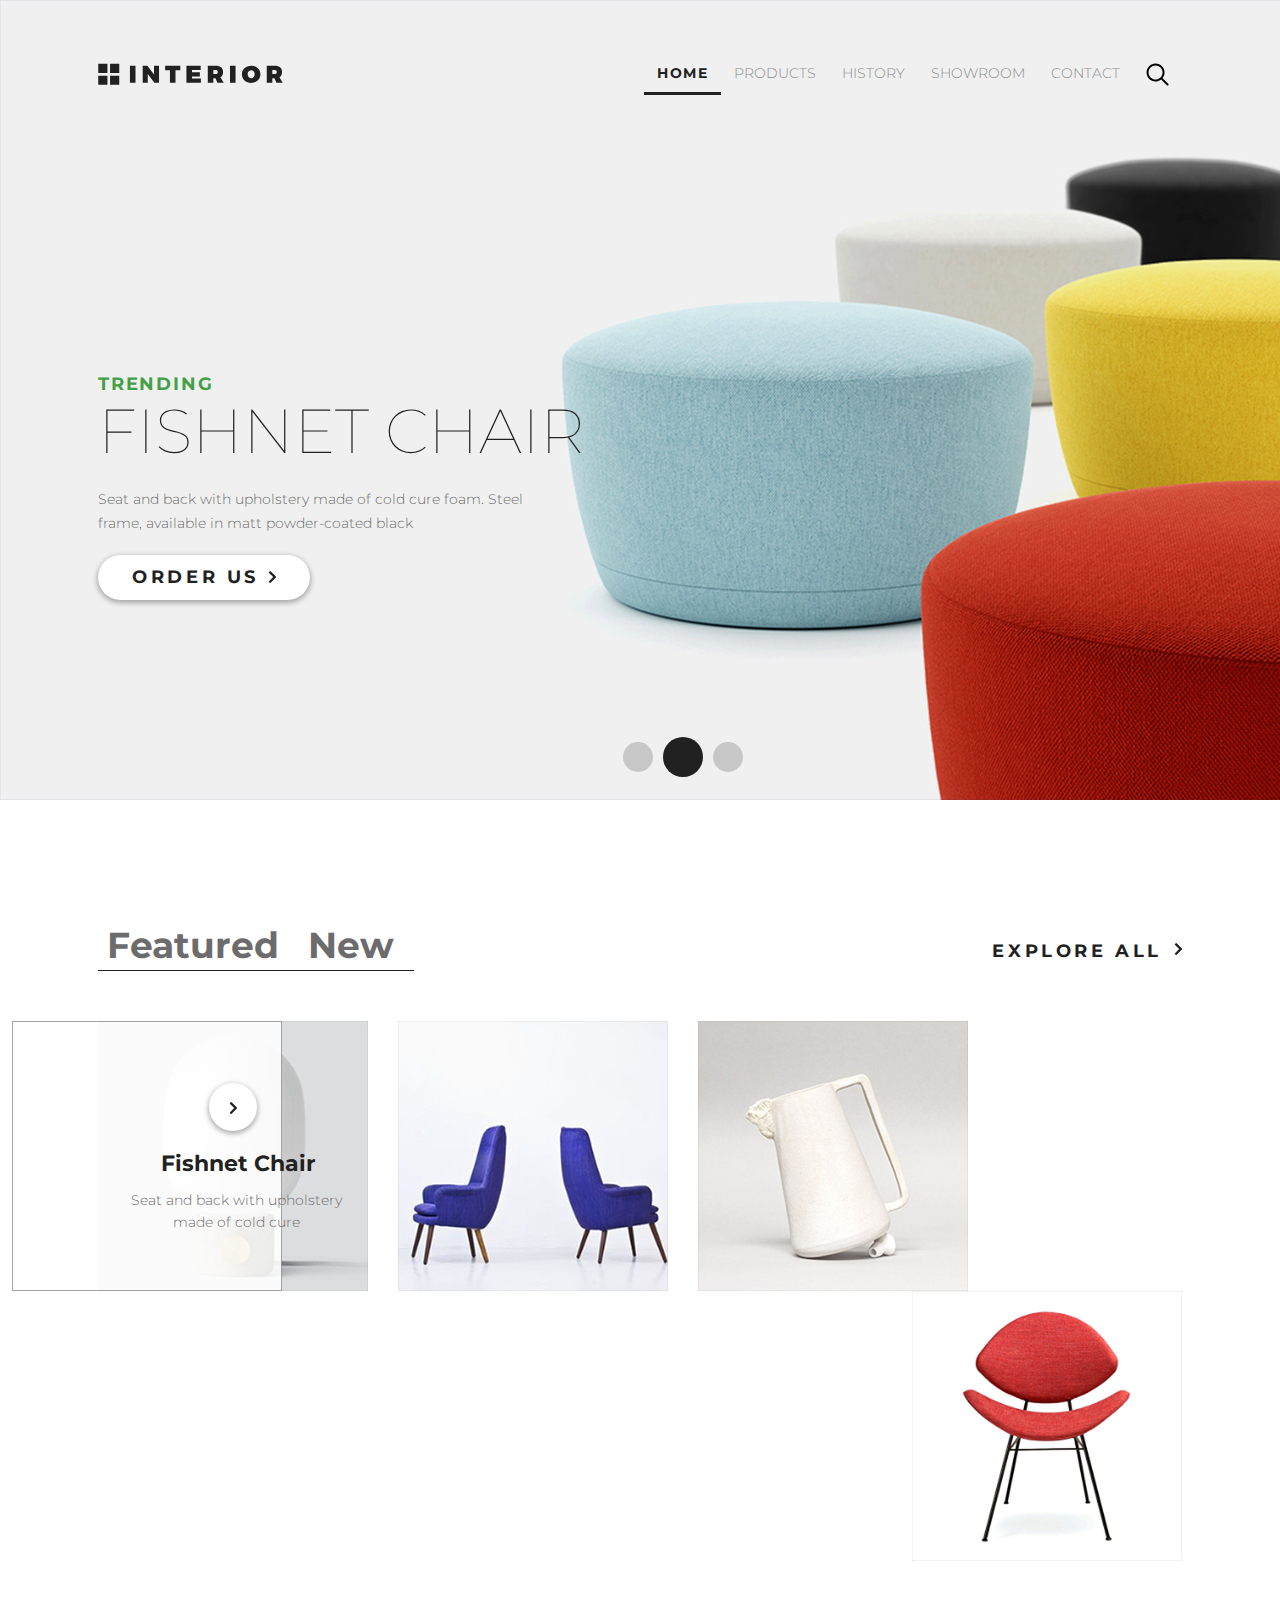
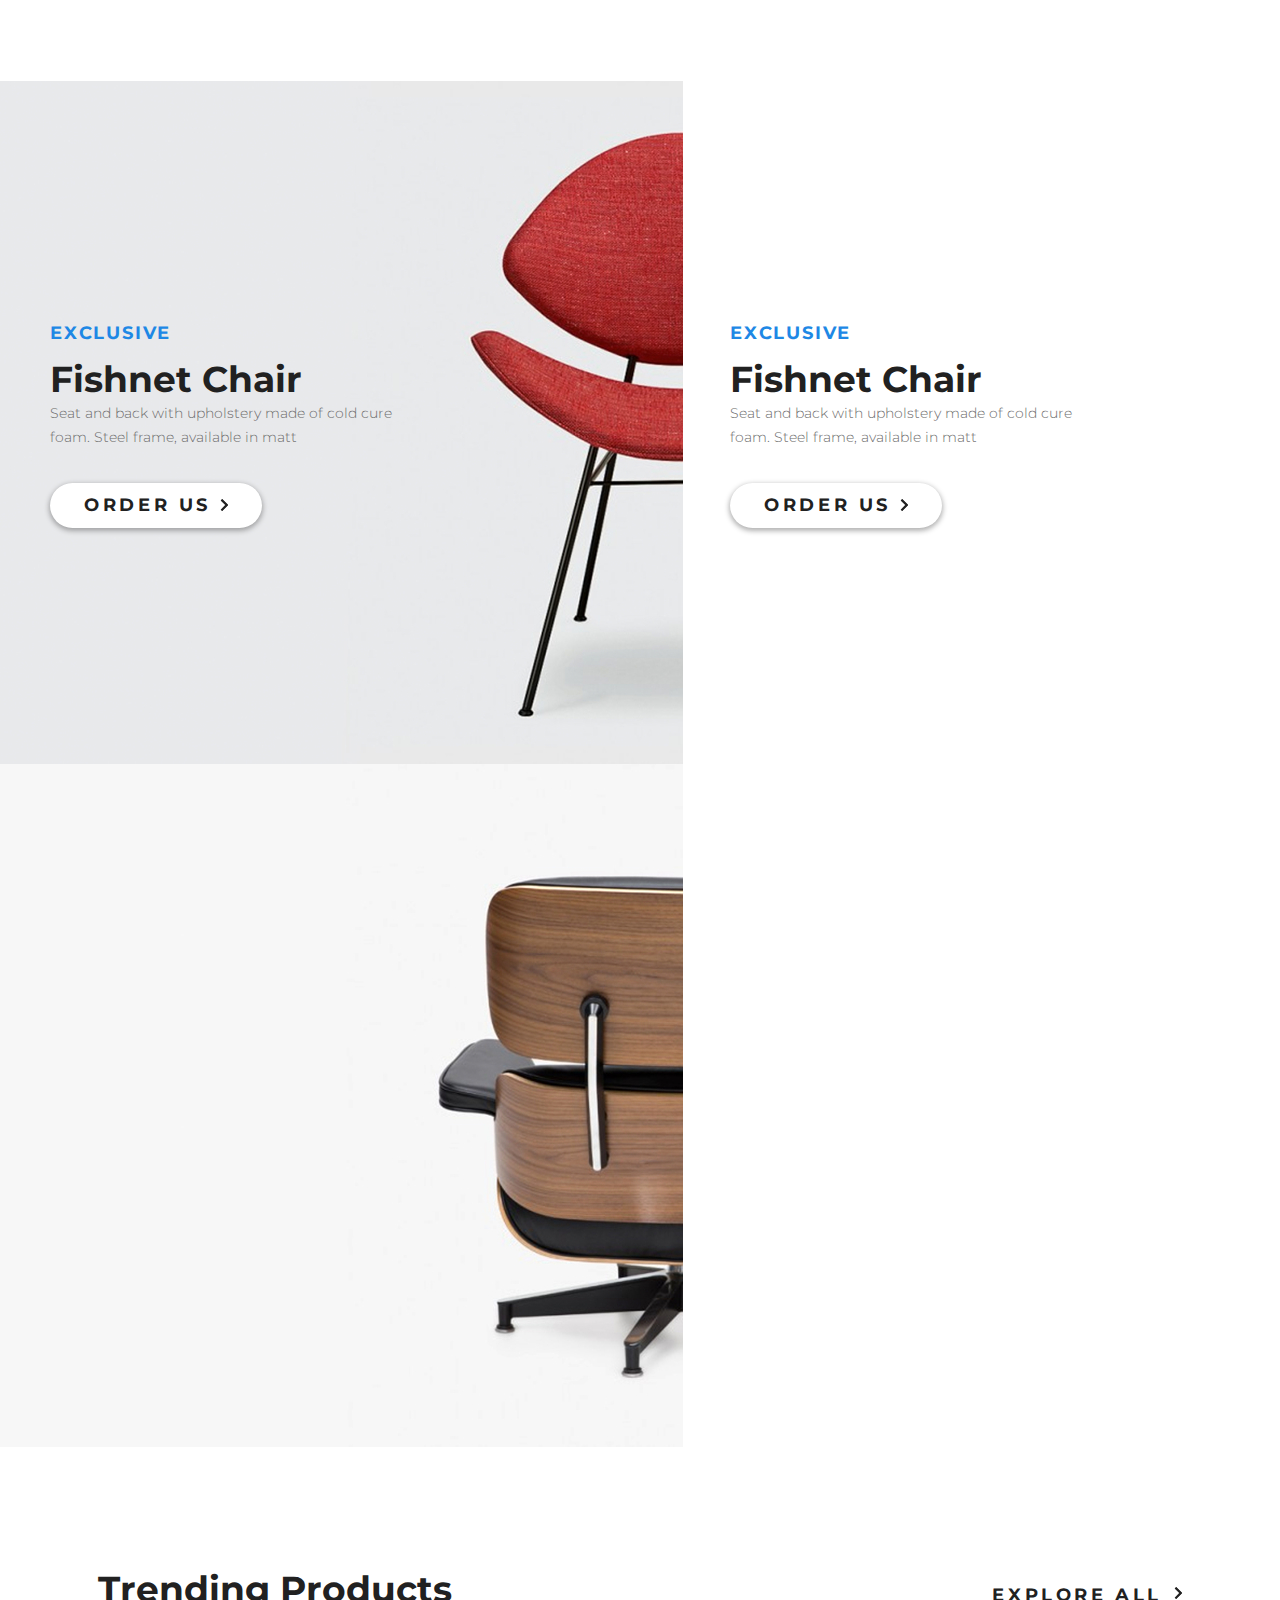
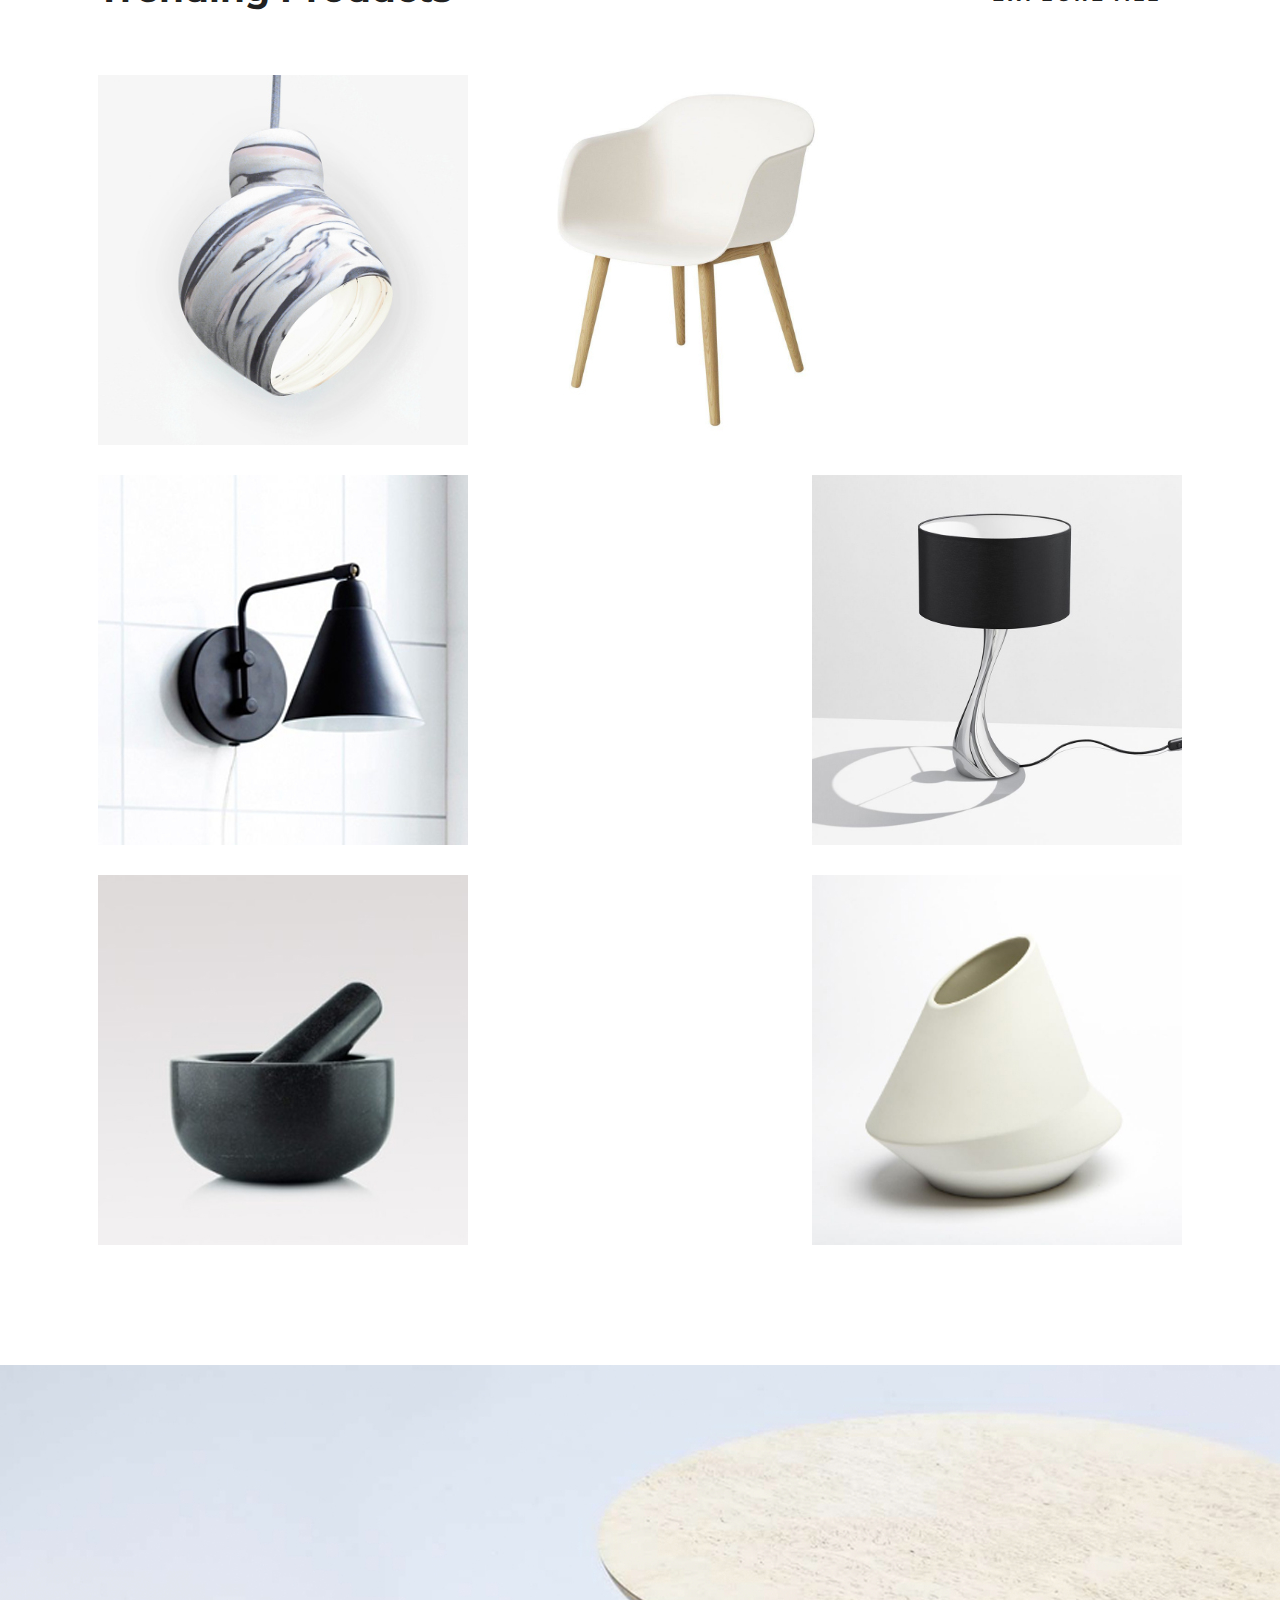
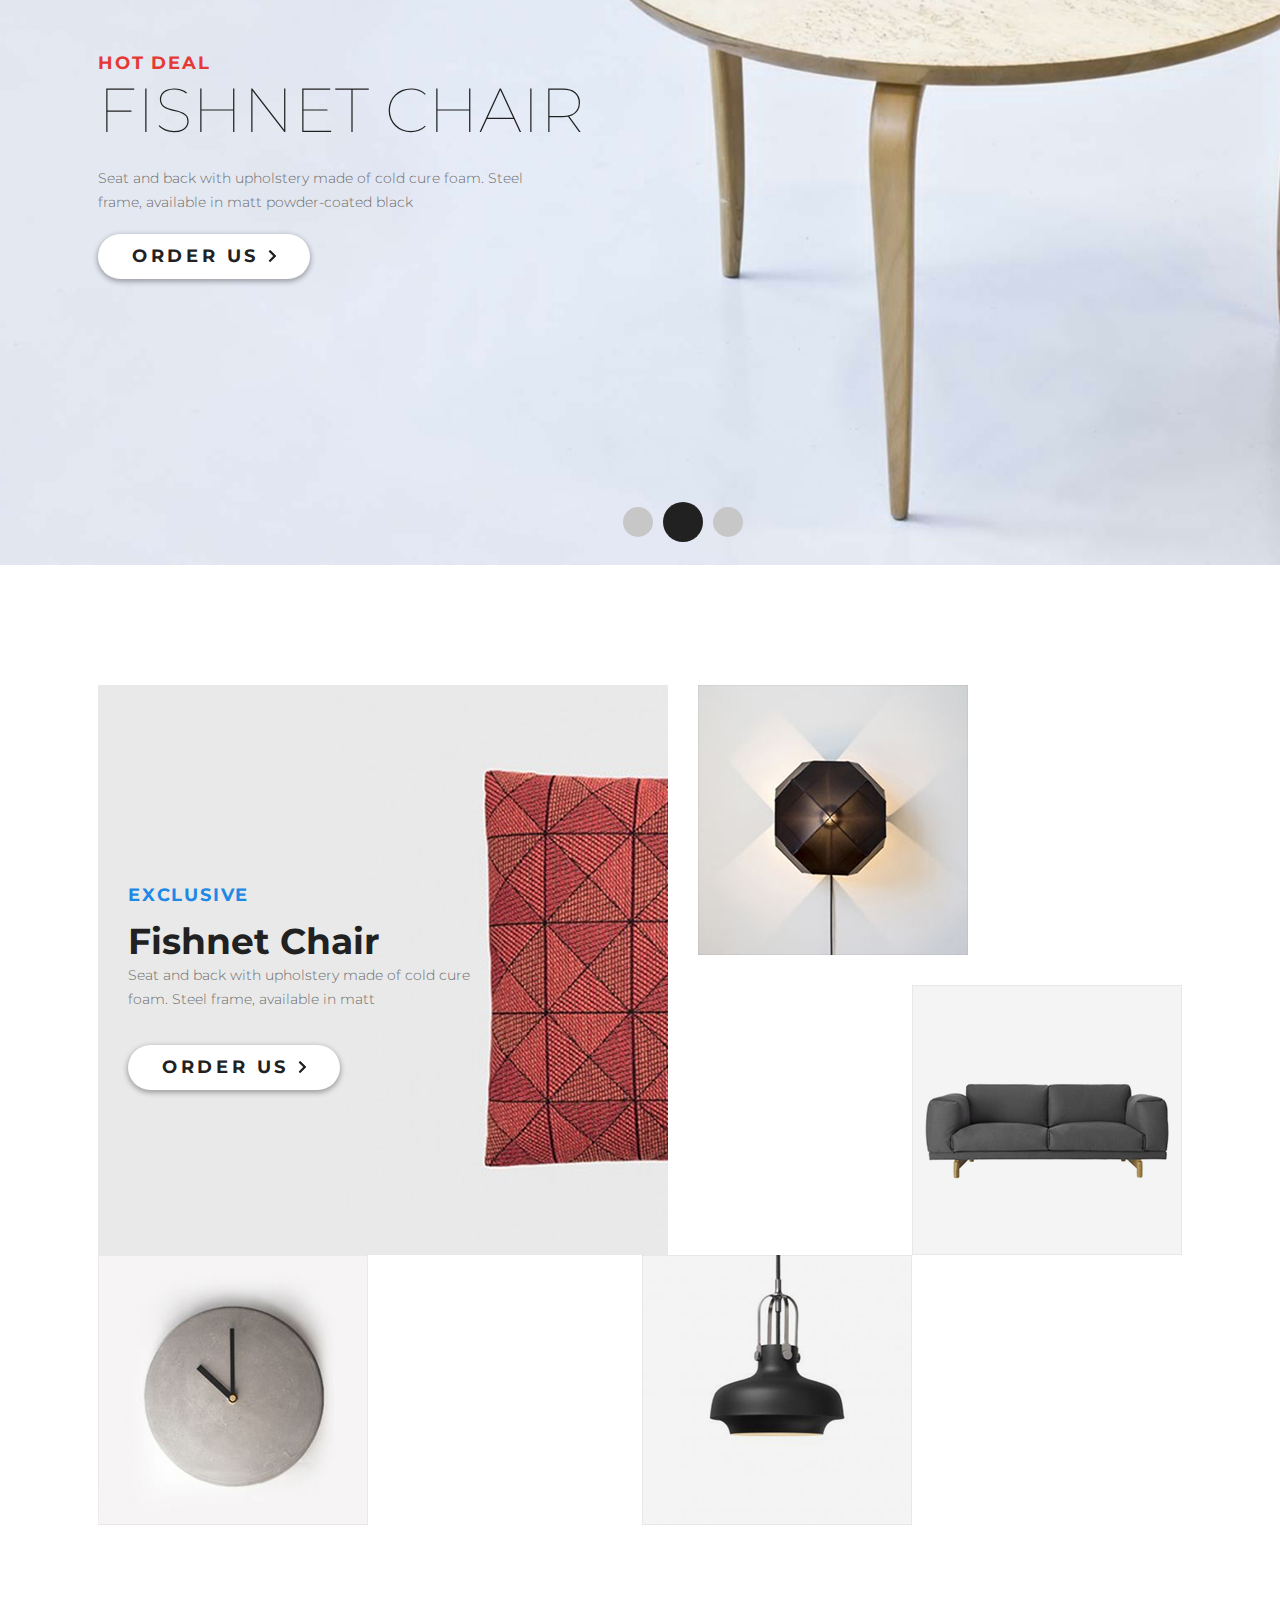
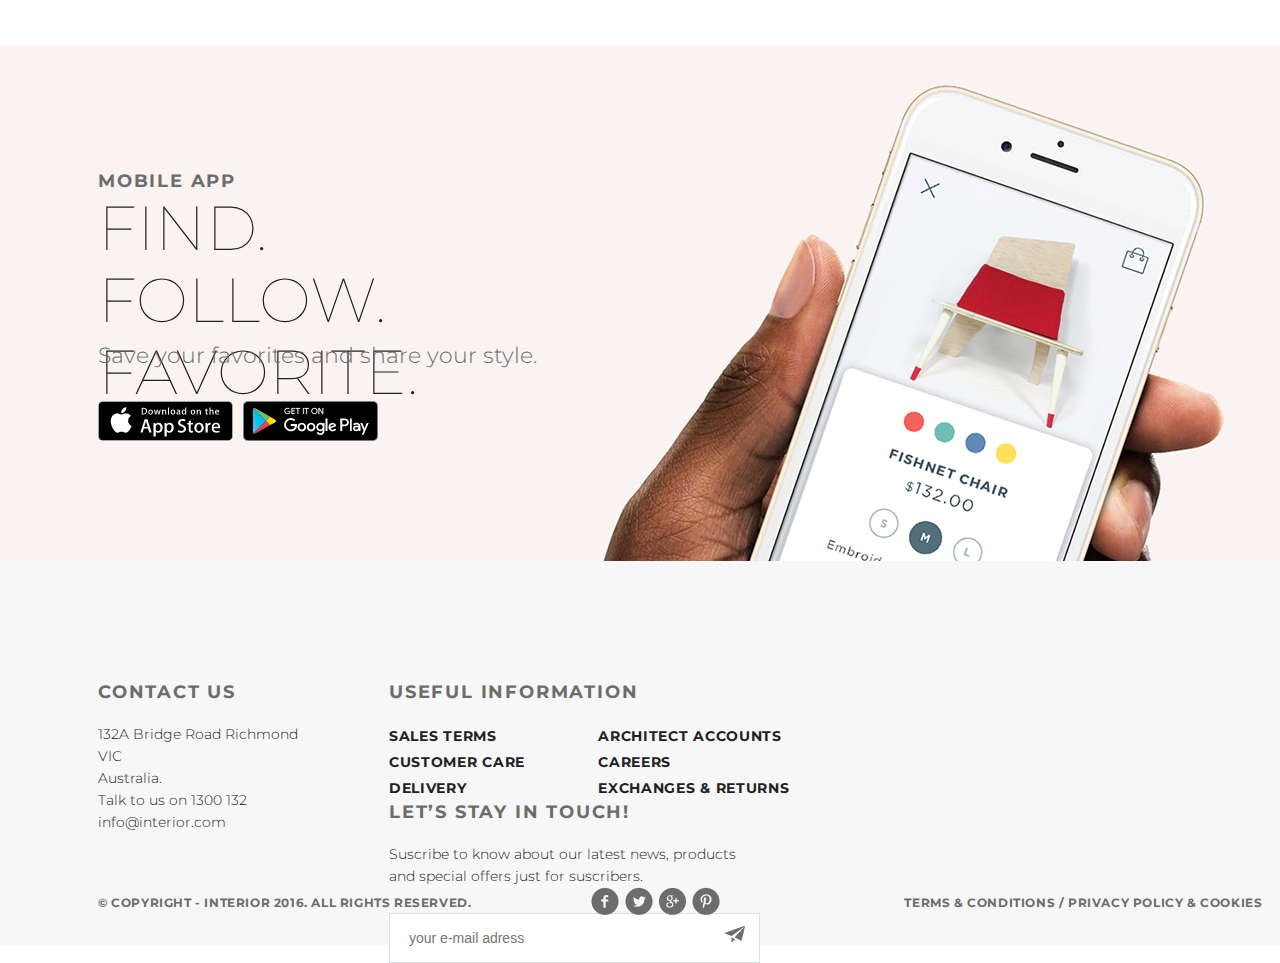
<file: index.html>
<!DOCTYPE html>
<html lang="en">

<head>
    <meta charset="UTF-8">
    <title>Interior_Main Page</title>
    <link rel="stylesheet" href="style.css">
    <link href="https://fonts.googleapis.com/css?family=Montserrat:100,300,400,700&display=swap" rel="stylesheet">
</head>

<body>
    <div class="container">
        <div class="slider padding_site">
            <div class="header clearfix">
                <a href="#"><img src="img/logo.svg" alt="logo"></a>
                <ul class="menu clearfix">
                    <li class="menu_list"><a href="" class="menu_link menu_link_active">HOME</a></li>
                    <li class="menu_list"><a href="products.html" class="menu_link">PRODUCTS</a></li>
                    <li class="menu_list"><a href="" class="menu_link">HISTORY</a></li>
                    <li class="menu_list"><a href="" class="menu_link">SHOWROOM</a></li>
                    <li class="menu_list"><a href="contact.html" class="menu_link">CONTACT</a></li>
                    <li class="menu_list"><a href="" class="menu_link"><img src="img/search.svg" alt="sesrch"></a></li>
                </ul>
            </div>
            <div class="slider_text">
                <p class="slider_trending">TRENDING</p>
                <h2 class="slider_h2">Fishnet Chair</h2>
                <p class="slider_content">Seat and back with upholstery made of cold cure foam. Steel frame, available in matt powder-coated black</p>
                <a href="details.html" class="button">Order Us <img src="img/arrow.svg" alt="arrow"></a>
            </div>
            <div class="pagination">
                <a href="" class="circle"></a><a href="" class="circle circle_active"></a><a href="" class="circle"></a>
            </div>
        </div>
        <div class="featured padding_site">
            <div class="featured_new clearfix">
                <ul class="tab_control clearfix">
                    <li class="tab_c_list"><a href="" class="tab_c_link tab_c_link_active">Featured</a></li>
                    <li class="tab_c_list"><a href="" class="tab_c_link tab_c_link_active">New</a></li>
                </ul>
                <ul class="explore_all clearfix">
                    <li class="explore_list"><a href="" class="explore_link">explore all</a></li>
                    <li class="explore_list"><a href="" class="explore_link1"><img src="img/arrow.svg" alt="explore_pic"></a></li>
                </ul>
            </div>
            <div class="promo">
                <ul class="promo_img">
                    <li class="promo_list"><a href="" class="promo_link promo_link_active"><img src="img/product-1.jpg" alt="lamp"></a></li>
                    <li class="promo_list"><a href=""><img src="img/product-2.jpg" alt="blue chairs" class="promo_link"></a></li>
                    <li class="promo_list"><a href=""><img src="img/product-3.jpg" alt="teapot" class="promo_link"></a></li>
                    <li class="promo_list1"><a href=""><img src="img/product-4.jpg" alt="red chair" class="promo_link"></a></li>
                </ul>
            </div>
            <div class="hover_text clearfix">
                <img src="img/back.svg" alt="blur" class="blur">
                <a href="" class="hov_button"><img src="img/arrow.svg" alt="arrow" class="arr"></a>
                <h2 class="hov_name">Fishnet Chair</h2>
                <p class="hov_details">Seat and back with upholstery made of cold cure</p>
            </div>
        </div>
        <div class="promo_big clearfix">
            <ul class="promo_b_img">
                <li class="promo_b_list"><img src="img/promo-img1.jpg" alt="promo-img1" class="promo_b_link"></li>
                <li class="promo_b_list"><img src="img/promo-img2.jpg" alt="promo-img2" class="promo_b_link"></li>
            </ul>
            <div class="promo_b_text">
                <p class="promo_b_ex">exclusive</p>
                <h2 class="promo_b_name">Fishnet Chair</h2>
                <p class="promo_b_content">Seat and back with upholstery made of cold cure foam. Steel frame, available in matt</p>
                <a href="" class="promo_b_but">Order Us <img src="img/arrow.svg" alt="arrow"></a>
            </div>
            <div class="promo_b_text1">
                <p class="promo_b_ex">exclusive</p>
                <h2 class="promo_b_name">Fishnet Chair</h2>
                <p class="promo_b_content">Seat and back with upholstery made of cold cure foam. Steel frame, available in matt</p>
                <a href="" class="promo_b_but">Order Us <img src="img/arrow.svg" alt="arrow"></a>
            </div>
        </div>
        <div class="trending padding_site">
            <h2 class="trend_prod">Trending Products</h2>
            <ul class="explore_trend clearfix">
                <li class="explore_list"><a href="" class="explore_link">explore all</a></li>
                <li class="explore_list"><a href=""  class="explore_link1"><img src="img/arrow.svg" alt="explore_pic"></a></li>
            </ul>
            <ul class="trend_img clearfix">
                <li class="trend_list"><a href=""><img src="img/product-11.jpg" alt="lamp" class="trend_link"></a></li>
                <li class="trend_list"><a href=""><img src="img/product-21.jpg" alt="chair" class="trend_link"></a></li>
                <li class="trend_list1"><a href=""><img src="img/product-31.jpg" alt="lamp" class="trend_link"></a></li>
                <li class="trend_list"><a href=""><img src="img/product-41.jpg" alt="lamp" class="trend_link"></a></li>
                <li class="trend_list"><a href=""><img src="img/product-5.jpg" alt="bowl" class="trend_link"></a></li>
                <li class="trend_list1"><a href=""><img src="img/product-6.jpg" alt="vase" class="trend_link"></a></li>
            </ul>
        </div>
        <div class="slider_hot_deal padding_site">
            <div class="hot_deal_text">
                <p class="hot_deal">Hot deal</p>
                <h2 class="hot_deal_h2">Fishnet Chair</h2>
                <p class="hot_deal_content">Seat and back with upholstery made of cold cure foam. Steel frame, available in matt powder-coated black</p>
                <a href="" class="hot_deal_but">Order Us <img src="img/arrow.svg" alt="arrow"></a>
            </div>
            <div class="pagination">
                <a href="" class="circle"></a><a href="" class="circle circle_active"></a><a href="" class="circle"></a>
            </div>
        </div>
        <div class="exclusive padding_site clearfix">
            <ul class="exclusive_img ">
                <li class="exclusive_list1"><a href=""><img src="img/product-1-lg.jpg" alt="exclusive-img1"></a></li>
                <li class="exclusive_list"><a href=""><img src="img/product-2-sm.jpg" alt="exclusive-img2" class="exclusive_link"></a></li>
                <li class="exclusive_list2"><a href=""><img src="img/product-3-sm.jpg" alt="exclusive-img3" class="exclusive_link"></a></li>
                <li class="exclusive_list"><a href=""><img src="img/product-4-sm.jpg" alt="exclusive-img4" class="exclusive_link"></a></li>
                <li class="exclusive_list2"><a href=""><img src="img/product-5-sm.jpg" alt="exclusive-img5" class="exclusive_link"></a></li>
            </ul>
            <div class="exclusive_text">
                <p class="exclusive_prod">exclusive</p>
                <h2 class="exclusive_h2">Fishnet Chair</h2>
                <p class="exclusive_content">Seat and back with upholstery made of cold cure foam. Steel frame, available in matt</p>
                <a href="" class="exclusive_but">Order Us <img src="img/arrow.svg" alt="arrow"></a>
            </div>
        </div>
        <div class="follow padding_site clearfix">
            <div class="follow_text">
                <p class="follow_app">mobile app</p>
                <h2 class="follow_h2">Find. Follow. Favorite.</h2>
                <p class="follow_content">Save your favorites and share your style.</p>
                <ul class="follow_but">
                    <li class="follow_img"><a href=""><img src="img/app-store.jpg" alt="app-store" class="follow_link"></a></li>
                    <li class="follow_img"><a href=""><img src="img/google-play.jpg" alt="google play" class="follow_link"></a></li>
                </ul>
            </div>
        </div>
        <div class="clr"></div>
    </div>
    <div class="footer padding_site">
        <ul class="contacts">
            <li class="cont_block">
                <ul>
                    <li class="cont_head">Contact Us</li>
                    <li class="adress">132A Bridge Road Richmond VIC<br>Australia.<br></li>
                    <li class="adress">Talk to us on 1300 132 info@interior.com</li>
                </ul>
            </li>
            <li class="cont_block1">
                <ul>
                    <li class="cont_head"><p>Useful Information</p>
                         <ul class="cont_div">
                            <li class="cont_list"><a href="" class="cont_link">Sales terms</a></li>
                            <li class="cont_list"><a href="" class="cont_link">Customer care</a></li>
                            <li class="cont_list"><a href="" class="cont_link">Delivery</a></li>
                        </ul>
                        <ul class="cont_div">
                            <li class="cont_list"><a href="" class="cont_link">Architect accounts</a></li>
                            <li class="cont_list"><a href="" class="cont_link">Careers</a></li>
                            <li class="cont_list"><a href="" class="cont_link">Exchanges &amp; returns</a></li>
                        </ul> 
                    </li>
                </ul>
            </li>
            <li class="cont_block1">
                <ul>
                    <li class="cont_head">Let’s Stay in Touch!</li>
                    <li class="adress1">Suscribe to know about our latest news, products and special offers just for suscribers.</li>
                    <li class="email"><input type="email" placeholder="your e-mail adress"><a href="" class="submit"><img src="img/submit.png" alt="submit"></a></li>
                </ul>
            </li>
        </ul>
        <ul class="bottom">
            <li class="basement base_pad">&copy; Copyright - INTERIOR 2016. All Rights Reserved.</li>
            <li class="basement"><a href=""><img src="img/social-links.png" alt="social links"></a></li>
            <li class="basement1 base_pad"><a href="" class="terms">Terms &amp; Conditions</a> / <a href="" class="terms">Privacy policy &amp; Cookies</a></li>
        </ul>
    </div>
</body></html>
</file>
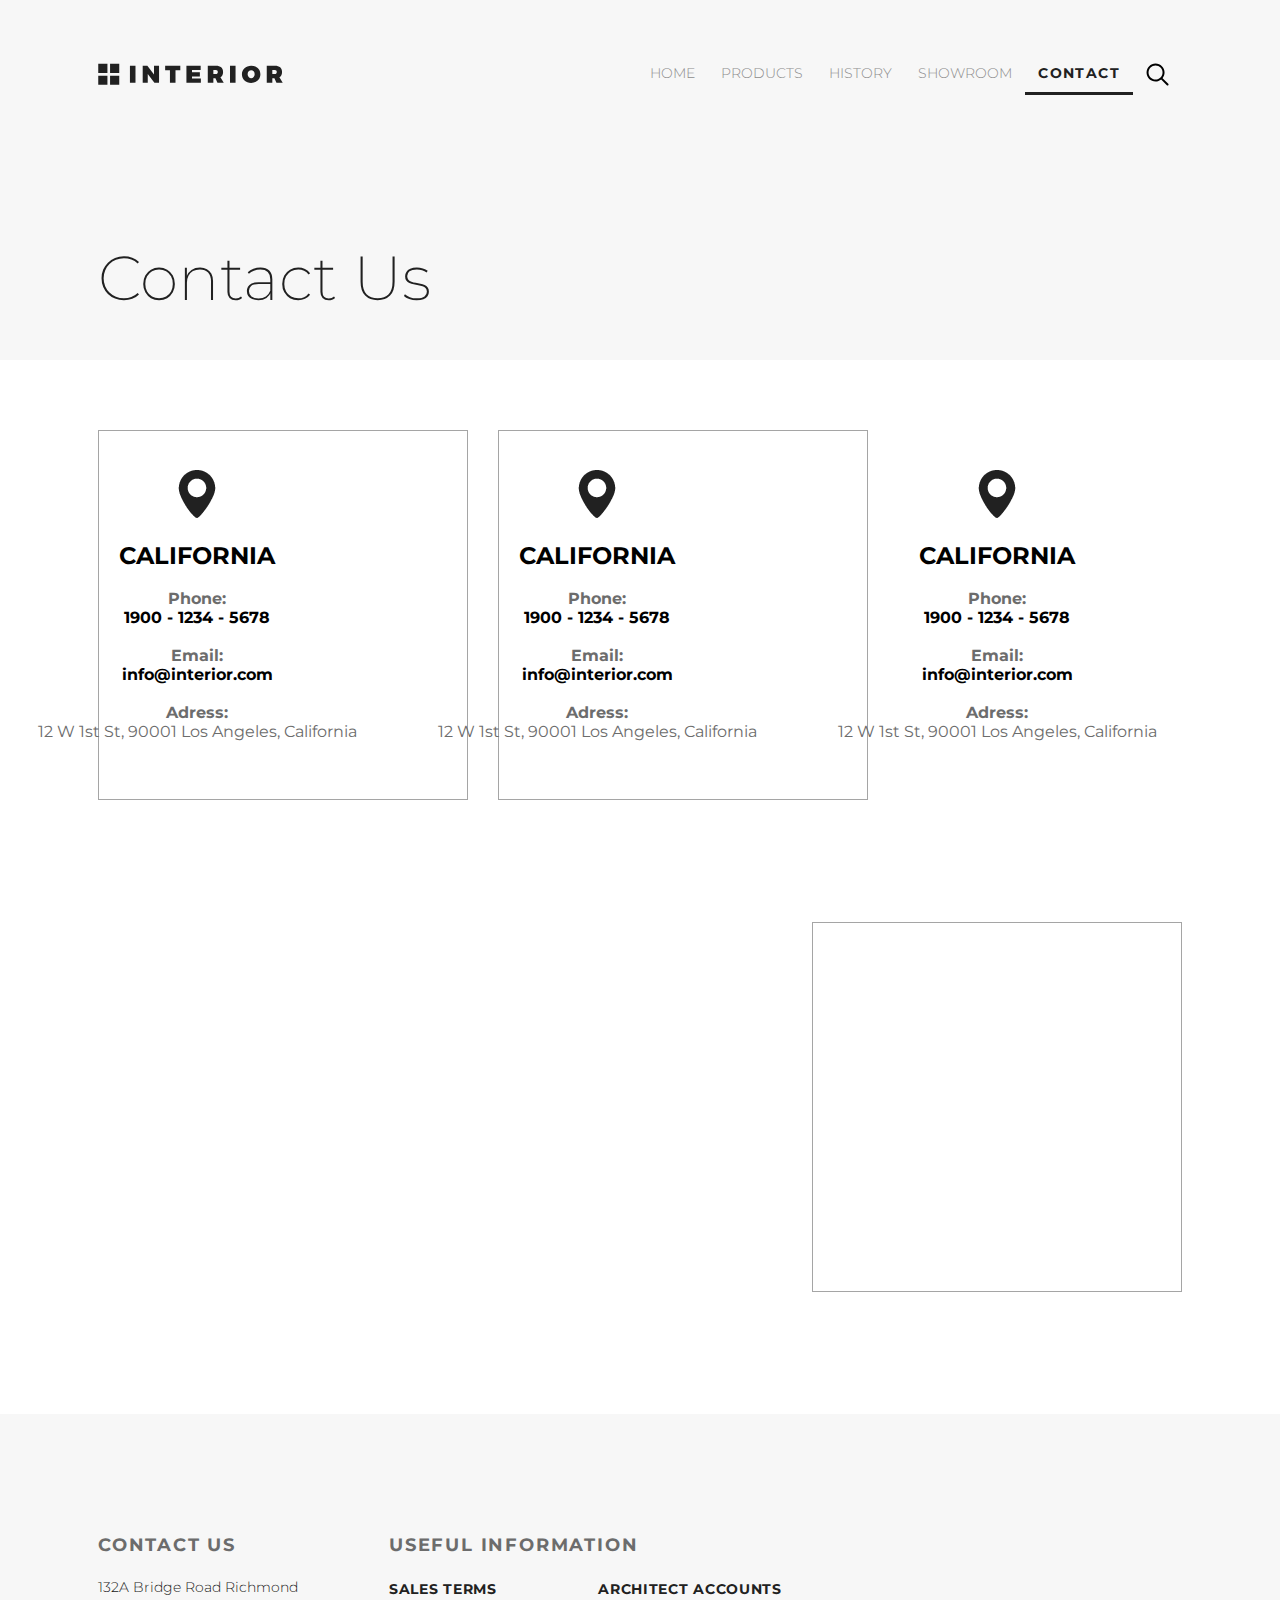
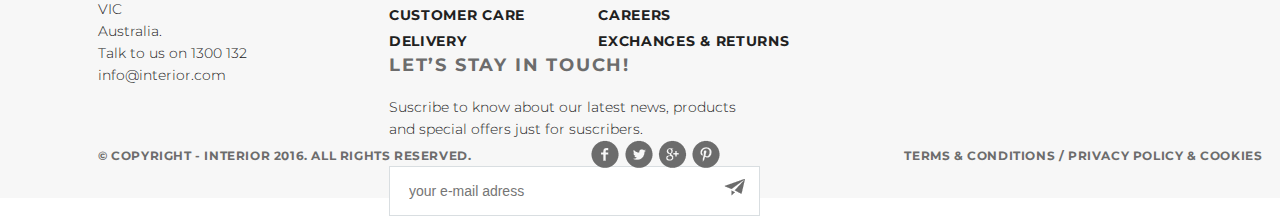
<file: contact.html>
<!DOCTYPE html>
<html lang="en">

<head>
    <meta charset="UTF-8">
    <title>Interior_Contacts</title>
    <link rel="stylesheet" href="style.css">
    <link href="https://fonts.googleapis.com/css?family=Montserrat:100,300,400,700&display=swap" rel="stylesheet">
</head>

<body>
    <div class="container">
        <div class="header_choice padding_site">
            <div class="header clearfix">
                <a href="index.html"><img src="img/logo.svg" alt="logo"></a>
                <ul class="menu clearfix">
                    <li class="menu_list"><a href="index.html" class="menu_link">HOME</a></li>
                    <li class="menu_list"><a href="products.html" class="menu_link">PRODUCTS</a></li>
                    <li class="menu_list"><a href="" class="menu_link">HISTORY</a></li>
                    <li class="menu_list"><a href="" class="menu_link">SHOWROOM</a></li>
                    <li class="menu_list"><a href="" class="menu_link menu_link_active">CONTACT</a></li>
                    <li class="menu_list"><a href="" class="menu_link"><img src="img/search.svg" alt="sesrch"></a></li>
                </ul>
            </div>
            <div class="header_h1">Contact Us</div>
        </div>
        <div class="office padding_site clearfix">
            <ul class="office_block clearfix ">
                <li class="office_list"><a href=""><img src="img/back370.svg" alt="office" class="office_link"></a></li>
                <li class="office_list"><a href=""><img src="img/back370.svg" alt="office" class="office_link"></a></li>
                <li class="office_list1"><a href=""><img src="img/back370.svg" alt="office" class="office_link"></a></li>
            </ul>
            <ul class="office_txt">
                <li class="office_txt_lst">
                    <div class="loc_text">
                        <img src="img/location.png" alt="location" class="location"><br><br>
                        <h2 class="loc_name">CALIFORNIA</h2><br>
                        <p class="loc_details"><b>Phone:</b></p>
                        <b>1900 - 1234 - 5678</b><br><br>
                        <p class="loc_details"><b>Email:</b></p>
                        <b>info@interior.com</b><br><br>
                        <p class="loc_details"><b>Adress:</b></p>
                        <p class="loc_details">12 W 1st St, 90001 Los Angeles, California</p>
                    </div>
                </li>
                <li class="office_txt_lst">
                    <div class="loc_text">
                        <img src="img/location.png" alt="location" class="location"><br><br>
                        <h2 class="loc_name">CALIFORNIA</h2><br>
                        <p class="loc_details"><b>Phone:</b></p>
                        <b>1900 - 1234 - 5678</b><br><br>
                        <p class="loc_details"><b>Email:</b></p>
                        <b>info@interior.com</b><br><br>
                        <p class="loc_details"><b>Adress:</b></p>
                        <p class="loc_details">12 W 1st St, 90001 Los Angeles, California</p>
                    </div>
                </li>
                <li class="office_txt_lst">
                    <div class="loc_text">
                        <img src="img/location.png" alt="location" class="location"><br><br>
                        <h2 class="loc_name">CALIFORNIA</h2><br>
                        <p class="loc_details"><b>Phone:</b></p>
                        <b>1900 - 1234 - 5678</b><br><br>
                        <p class="loc_details"><b>Email:</b></p>
                        <b>info@interior.com</b><br><br>
                        <p class="loc_details"><b>Adress:</b></p>
                        <p class="loc_details">12 W 1st St, 90001 Los Angeles, California</p>
                    </div>
                </li>
            </ul>
        </div>
        <div class="clr"></div>
    </div>
    <div class="footer padding_site">
        <ul class="contacts">
            <li class="cont_block">
                <ul>
                    <li class="cont_head">Contact Us</li>
                    <li class="adress">132A Bridge Road Richmond VIC<br>Australia.<br></li>
                    <li class="adress">Talk to us on 1300 132 info@interior.com</li>
                </ul>
            </li>
            <li class="cont_block1">
                <ul>
                    <li class="cont_head"><p>Useful Information</p>
                         <ul class="cont_div">
                            <li class="cont_list"><a href="" class="cont_link">Sales terms</a></li>
                            <li class="cont_list"><a href="" class="cont_link">Customer care</a></li>
                            <li class="cont_list"><a href="" class="cont_link">Delivery</a></li>
                        </ul>
                        <ul class="cont_div">
                            <li class="cont_list"><a href="" class="cont_link">Architect accounts</a></li>
                            <li class="cont_list"><a href="" class="cont_link">Careers</a></li>
                            <li class="cont_list"><a href="" class="cont_link">Exchanges &amp; returns</a></li>
                        </ul> 
                    </li>
                </ul>
            </li>
            <li class="cont_block1">
                <ul>
                    <li class="cont_head">Let’s Stay in Touch!</li>
                    <li class="adress1">Suscribe to know about our latest news, products and special offers just for suscribers.</li>
                    <li class="email"><input type="email" placeholder="your e-mail adress"><a href="" class="submit"><img src="img/submit.png" alt="submit"></a></li>
                </ul>
            </li>
        </ul>
        <ul class="bottom">
            <li class="basement base_pad">&copy; Copyright - INTERIOR 2016. All Rights Reserved.</li>
            <li class="basement"><a href=""><img src="img/social-links.png" alt="social links"></a></li>
            <li class="basement1 base_pad"><a href="" class="terms">Terms &amp; Conditions</a> / <a href="" class="terms">Privacy policy &amp; Cookies</a></li>
        </ul>
    </div>
</body>

</html>
</file>
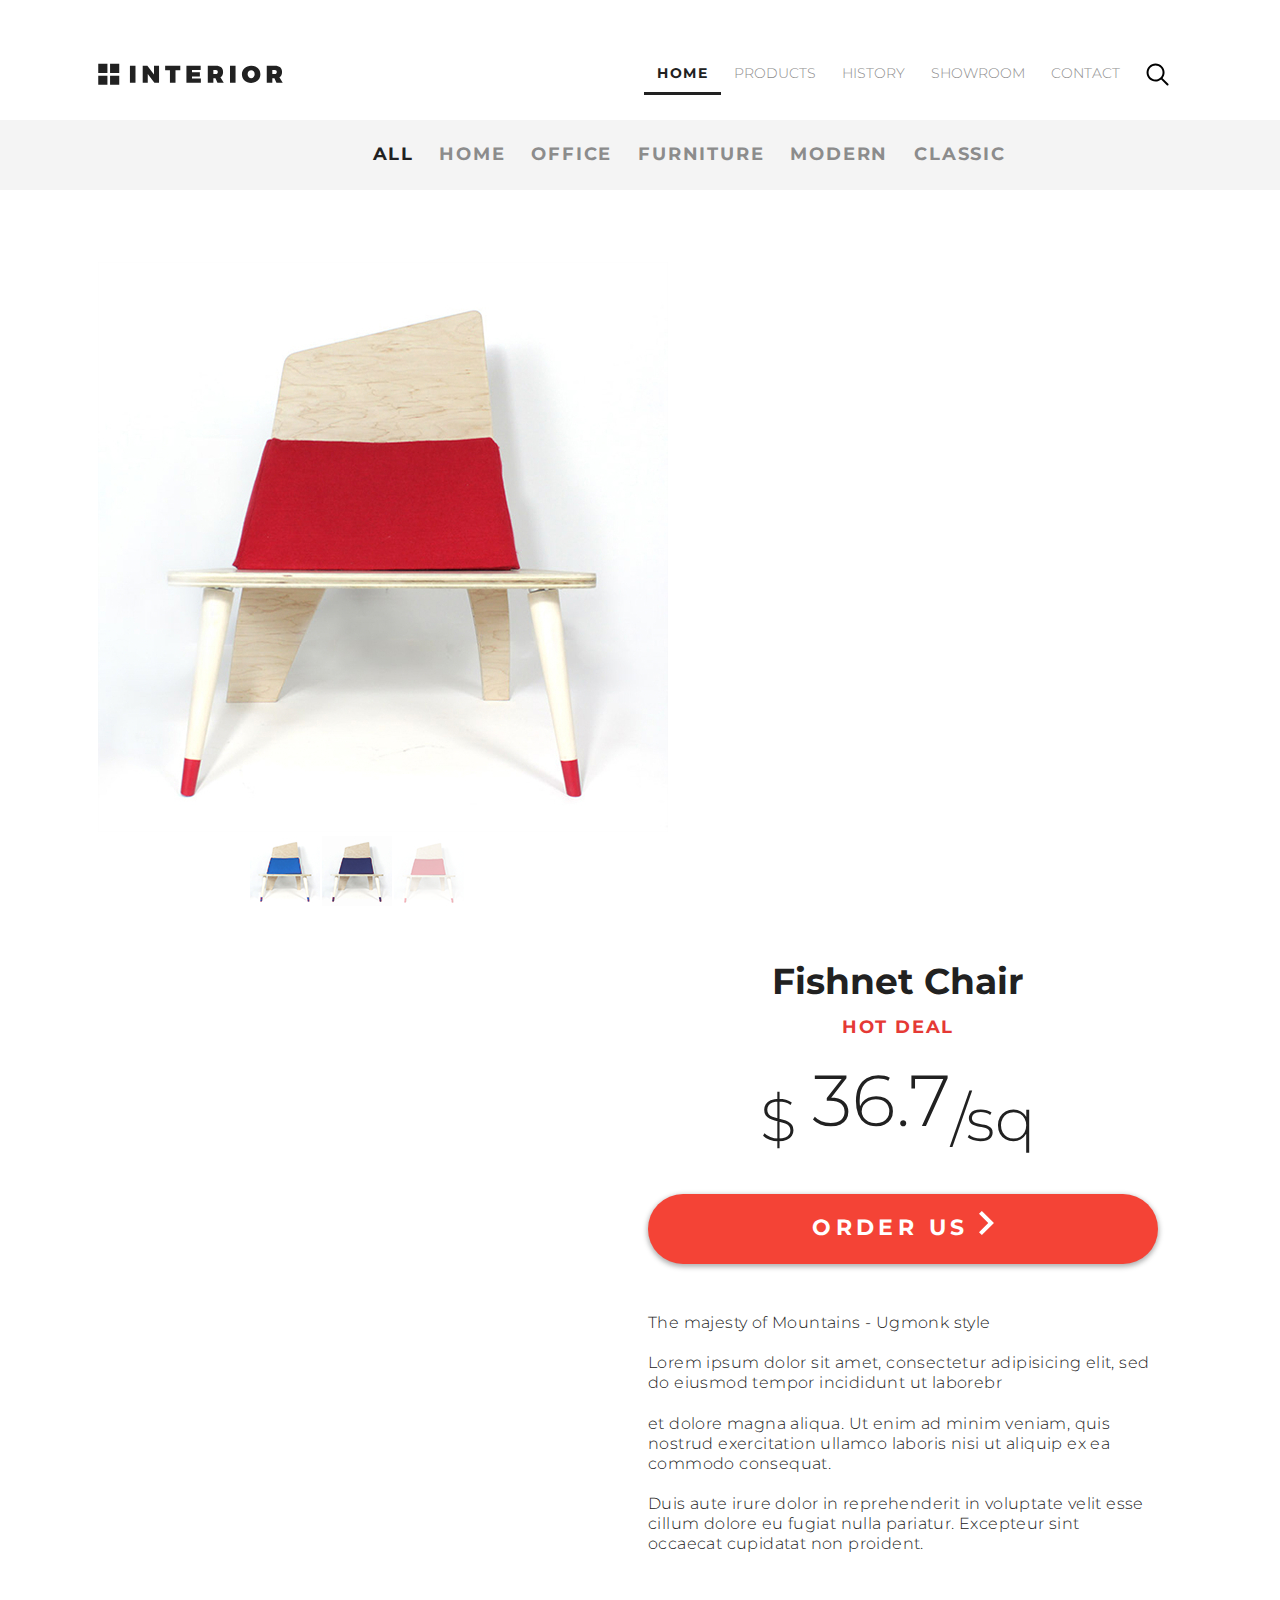
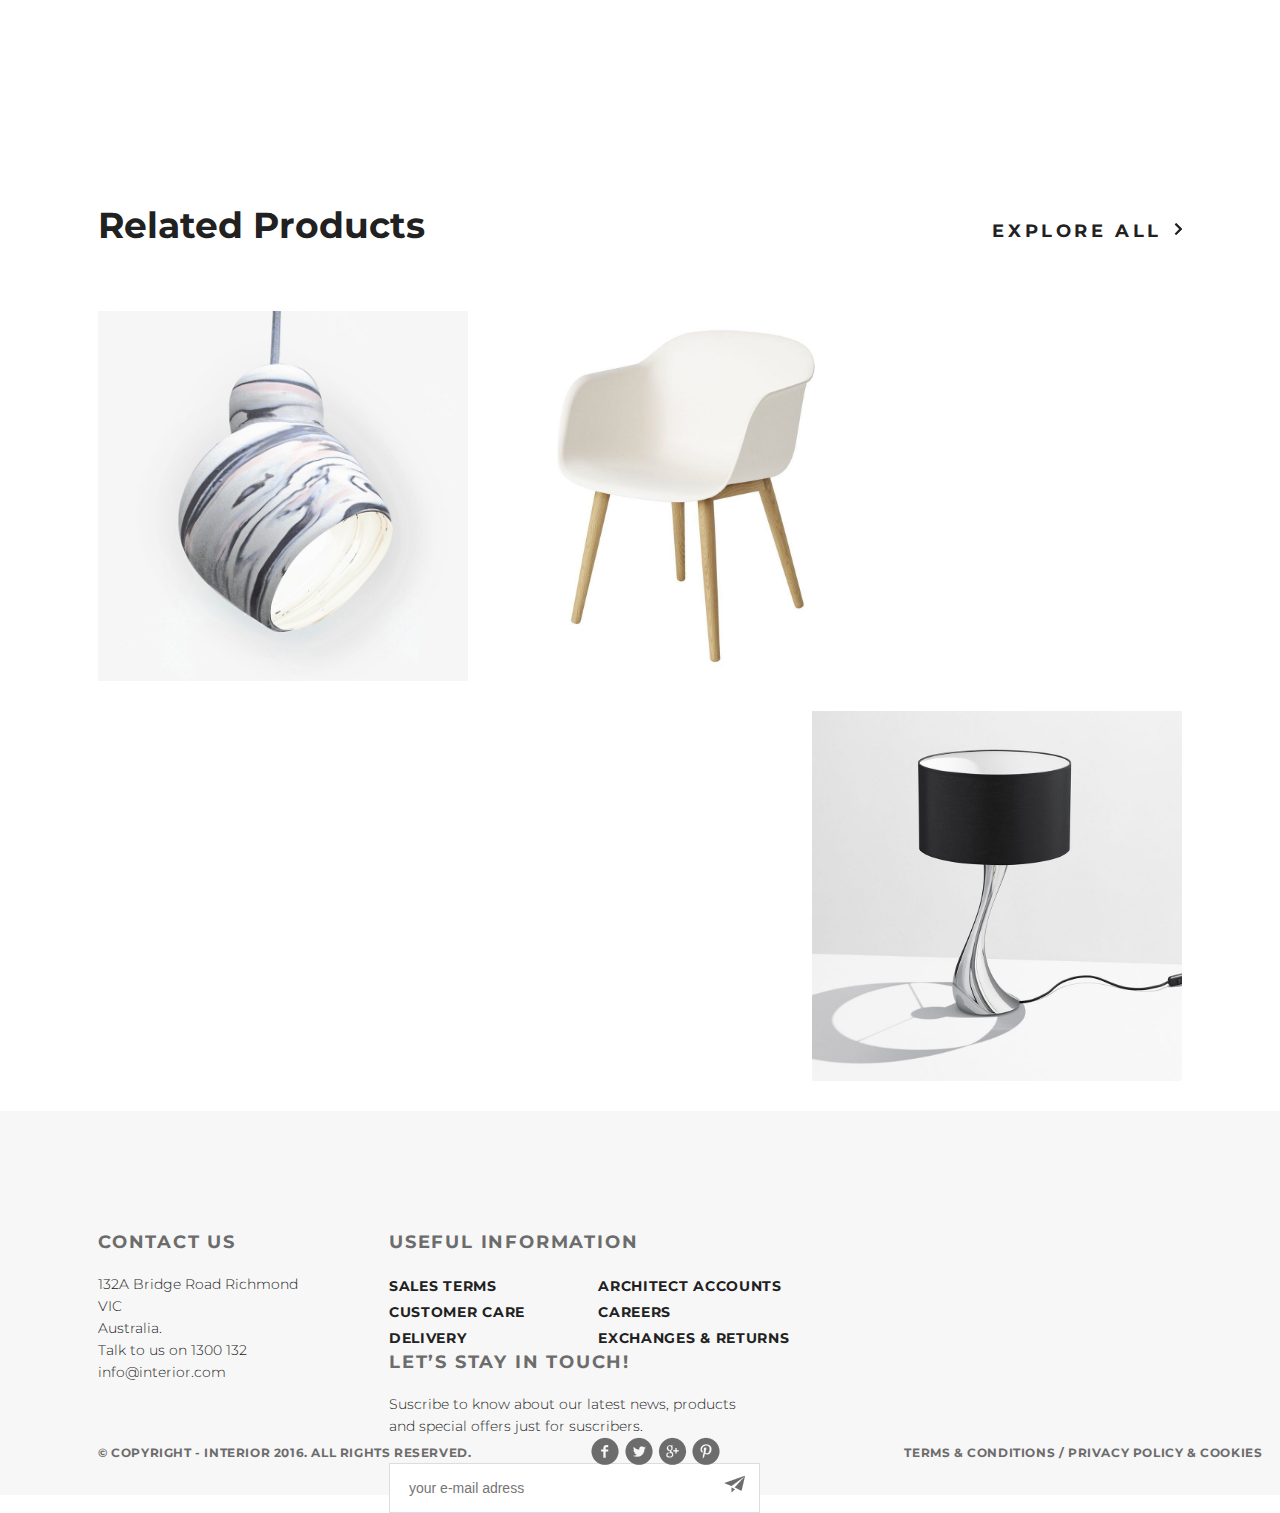
<file: details.html>
<!DOCTYPE html>
<html lang="en">

<head>
    <meta charset="UTF-8">
    <title>Interior_Product_Details</title>
    <link rel="stylesheet" href="style.css">
    <link href="https://fonts.googleapis.com/css?family=Montserrat:100,300,400,700&display=swap" rel="stylesheet">
</head>

<body>
    <div class="container">
        <div class="header_details padding_site">
            <div class="header clearfix">
                <a href="index.html"><img src="img/logo.svg" alt="logo"></a>
                <ul class="menu clearfix">
                    <li class="menu_list"><a href="index.html" class="menu_link menu_link_active">HOME</a></li>
                    <li class="menu_list"><a href="products.html" class="menu_link">PRODUCTS</a></li>
                    <li class="menu_list"><a href="" class="menu_link">HISTORY</a></li>
                    <li class="menu_list"><a href="" class="menu_link">SHOWROOM</a></li>
                    <li class="menu_list"><a href="contact.html" class="menu_link">CONTACT</a></li>
                    <li class="menu_list"><a href="" class="menu_link"><img src="img/search.svg" alt="sesrch"></a></li>
                </ul>
            </div>
        </div>
        <div class="choose_menu_det clearfix">
            <ul class="menu_details clearfix">
                <li class="m_det_list"><a href="" class="m_det_link m_det_link_active">All</a></li>
                <li class="m_det_list"><a href="" class="m_det_link">HOME</a></li>
                <li class="m_det_list"><a href="" class="m_det_link">OFFICE</a></li>
                <li class="m_det_list"><a href="" class="m_det_link">FURNITURE</a></li>
                <li class="m_det_list"><a href="" class="m_det_link">MODERN</a></li>
                <li class="m_det_list"><a href="" class="m_det_link">CLASSIC</a></li>
            </ul>
        </div>
        <div class="details clearfix">
            <div class="details_img">
                <img src="img/slider1.jpg" alt="red chair">
                <div class="det_img_sm">
                    <ul class="choose_color">
                        <li class="choose_color_list"><a href=""><img src="img/controll.jpg" alt="color1" class="choose_color_link"></a></li>
                        <li class="choose_color_list"><a href=""><img src="img/controll11.jpg" alt="color2" class="choose_color_link"></a></li>
                        <li class="choose_color_list"><a href=""><img src="img/controll2.jpg" alt="color3" class="choose_color_active"></a></li>
                    </ul>
                </div>
            </div>
            <div class="details_text clearfix">
                <h2 class="det_name">Fishnet Chair</h2>
                <p class="det_deal">Hot Deal</p>
                <p class="price"><sub>$ </sub>36.7<sub>/sq</sub></p>
                <a href="" class="det_but">
                    <p class="but_ord">Order Us <img src="img/arrow_wh.svg" alt="arrow"></p>
                </a>
                <p class="det_content">The majesty of Mountains - Ugmonk style <br><br>
                    Lorem ipsum dolor sit amet, consectetur adipisicing elit, sed do eiusmod tempor incididunt ut laborebr <br><br>
                    et dolore magna aliqua. Ut enim ad minim veniam, quis nostrud exercitation ullamco laboris nisi ut aliquip ex ea commodo consequat.<br><br>
                    Duis aute irure dolor in reprehenderit in voluptate velit esse cillum dolore eu fugiat nulla pariatur. Excepteur sint occaecat cupidatat non proident.</p>
            </div>
        </div>

        <div class="trending padding_site">
            <div class="tr_space"></div>
            <h2 class="trend_prod">Related Products</h2>
            <ul class="explore_trend clearfix">
                <li class="explore_list"><a href="" class="explore_link">explore all</a></li>
                <li class="explore_list"><a href="" class="explore_link1"><img src="img/arrow.svg" alt="explore_pic"></a></li>
            </ul>
            <ul class="trend_img clearfix">
                <li class="trend_list"><a href=""><img src="img/product-11.jpg" alt="lamp" class="trend_link"></a></li>
                <li class="trend_list"><a href=""><img src="img/product-21.jpg" alt="chair" class="trend_link"></a></li>
                <li class="trend_list1"><a href=""><img src="img/product-31.jpg" alt="lamp" class="trend_link"></a></li>
            </ul>
        </div>


        <div class="clr"></div>
    </div>
    <div class="footer padding_site">
        <ul class="contacts">
            <li class="cont_block">
                <ul>
                    <li class="cont_head">Contact Us</li>
                    <li class="adress">132A Bridge Road Richmond VIC<br>Australia.<br></li>
                    <li class="adress">Talk to us on 1300 132 info@interior.com</li>
                </ul>
            </li>
            <li class="cont_block1">
                <ul>
                    <li class="cont_head"><p>Useful Information</p>
                         <ul class="cont_div">
                            <li class="cont_list"><a href="" class="cont_link">Sales terms</a></li>
                            <li class="cont_list"><a href="" class="cont_link">Customer care</a></li>
                            <li class="cont_list"><a href="" class="cont_link">Delivery</a></li>
                        </ul>
                        <ul class="cont_div">
                            <li class="cont_list"><a href="" class="cont_link">Architect accounts</a></li>
                            <li class="cont_list"><a href="" class="cont_link">Careers</a></li>
                            <li class="cont_list"><a href="" class="cont_link">Exchanges &amp; returns</a></li>
                        </ul> 
                    </li>
                </ul>
            </li>
            <li class="cont_block1">
                <ul>
                    <li class="cont_head">Let’s Stay in Touch!</li>
                    <li class="adress1">Suscribe to know about our latest news, products and special offers just for suscribers.</li>
                    <li class="email"><input type="email" placeholder="your e-mail adress"><a href="" class="submit"><img src="img/submit.png" alt="submit"></a></li>
                </ul>
            </li>
        </ul>
        <ul class="bottom">
            <li class="basement base_pad">&copy; Copyright - INTERIOR 2016. All Rights Reserved.</li>
            <li class="basement"><a href=""><img src="img/social-links.png" alt="social links"></a></li>
            <li class="basement1 base_pad"><a href="" class="terms">Terms &amp; Conditions</a> / <a href="" class="terms">Privacy policy &amp; Cookies</a></li>
        </ul>


    </div>
</body>

</html>
</file>
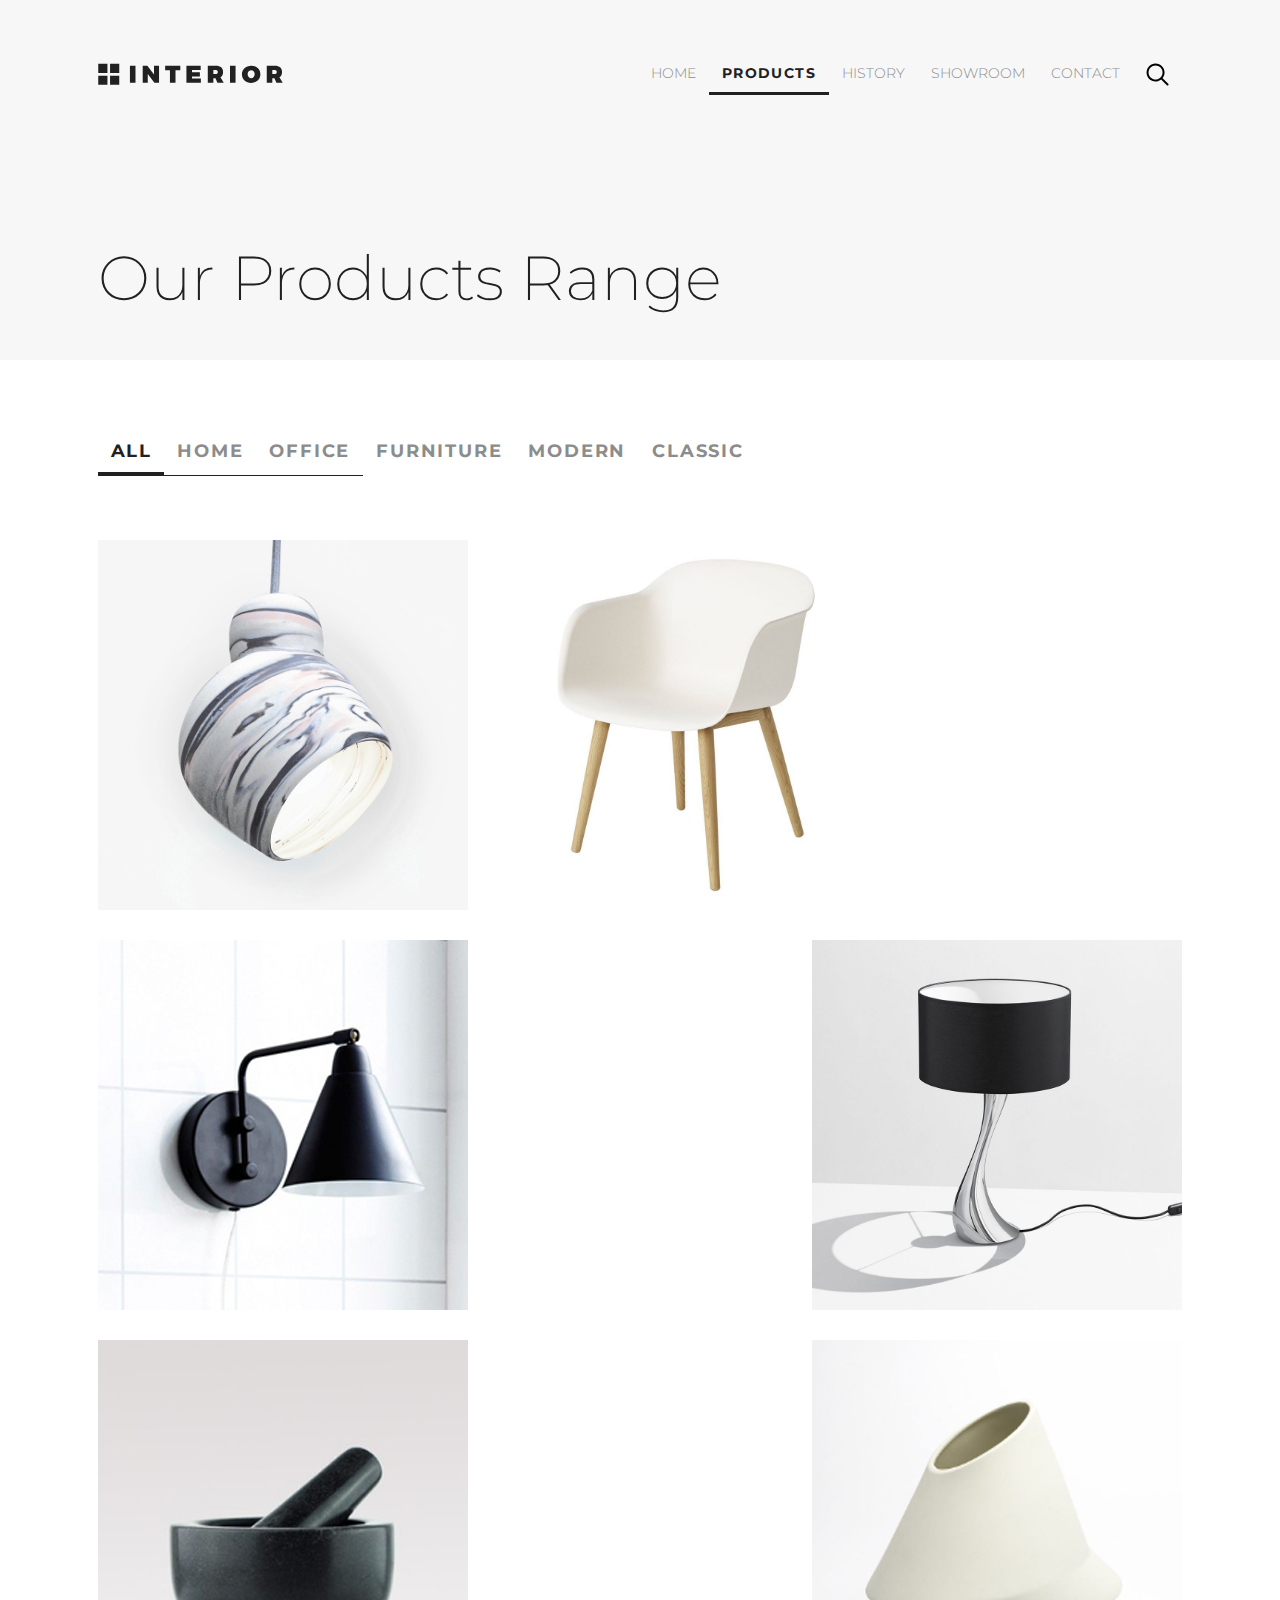
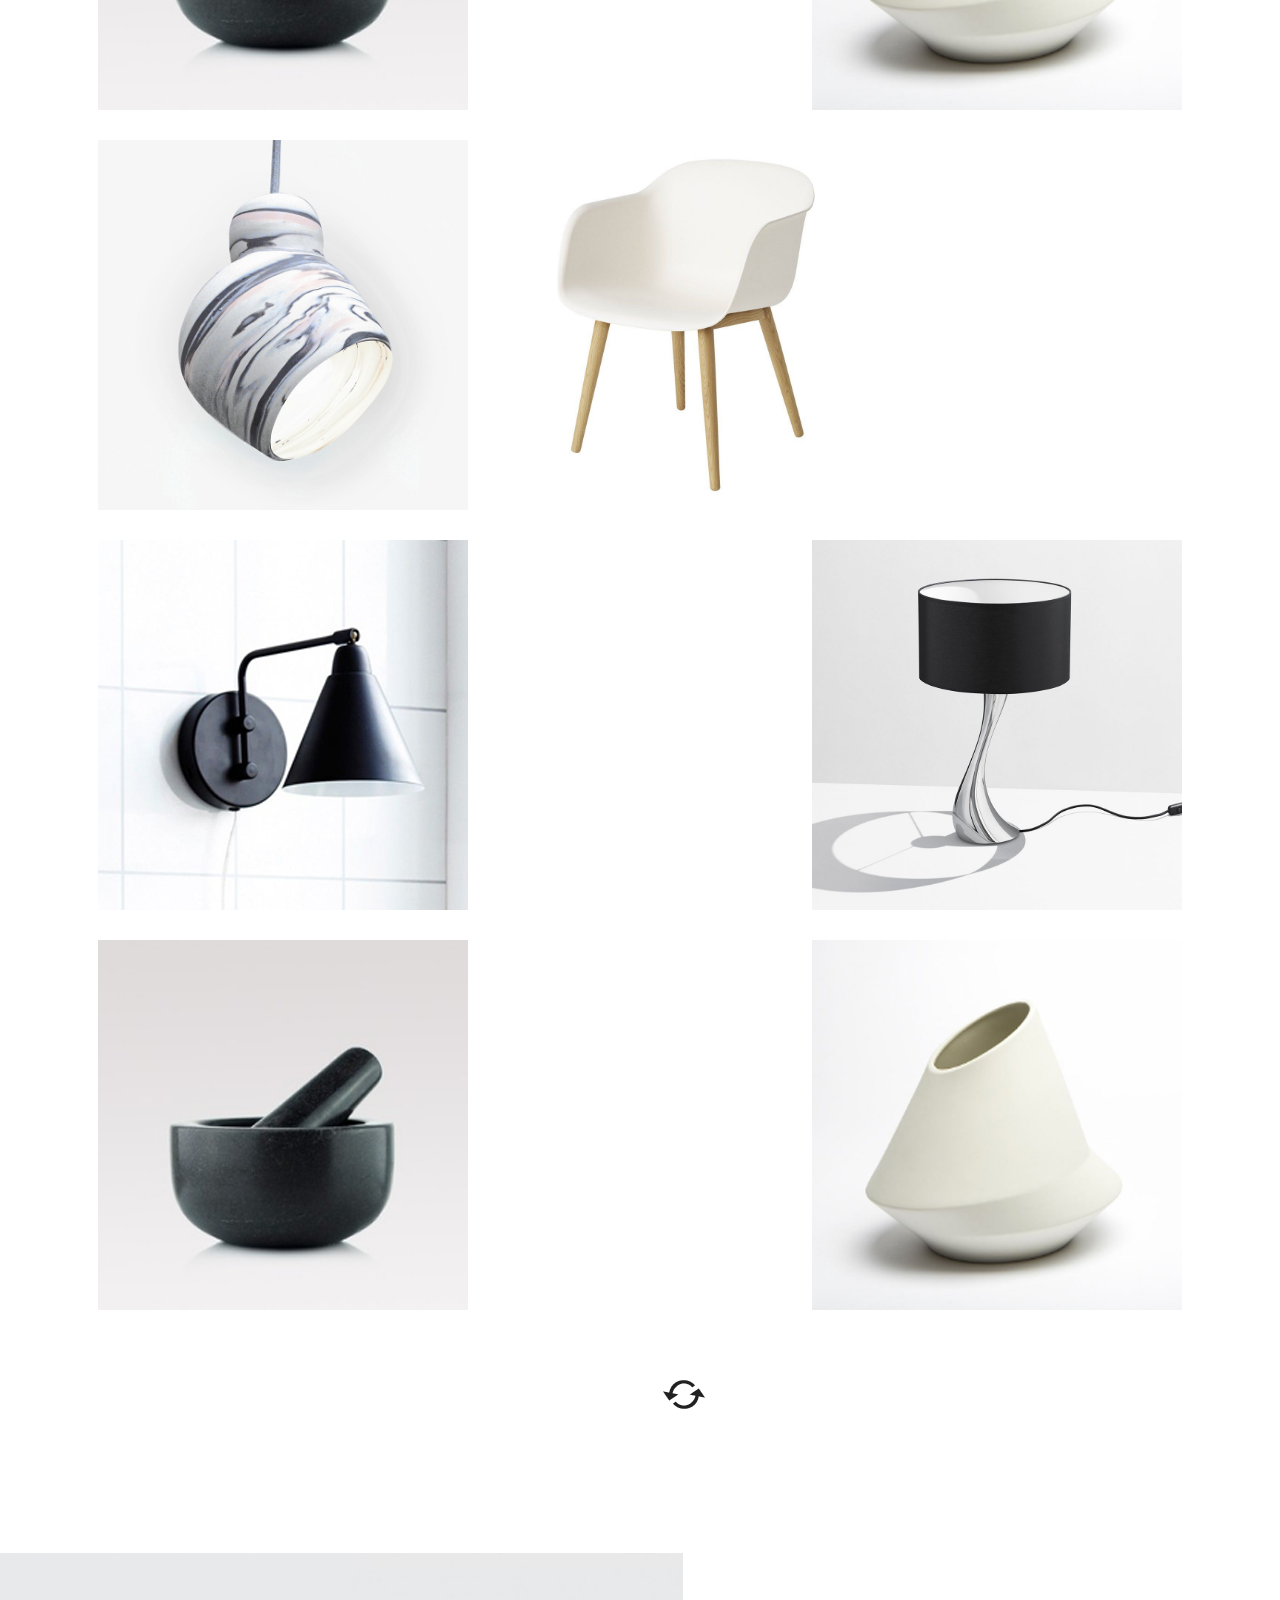
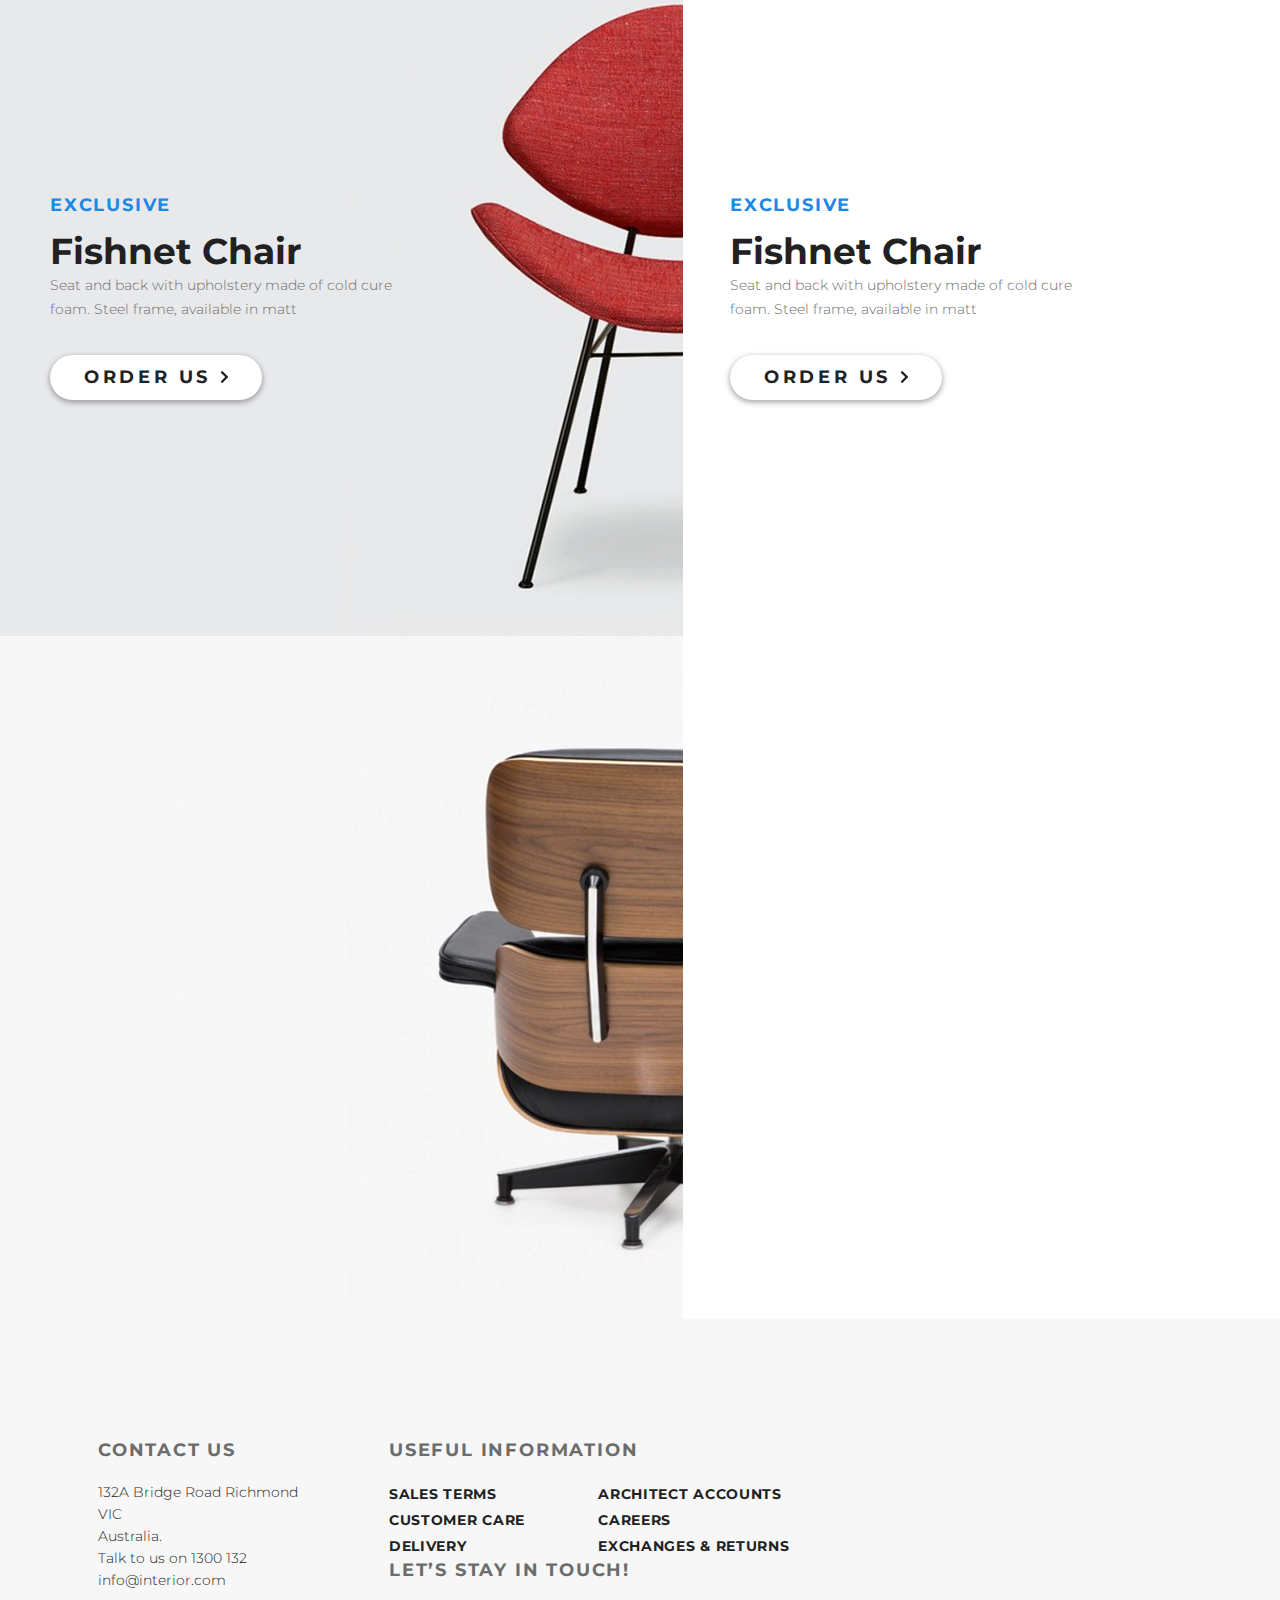
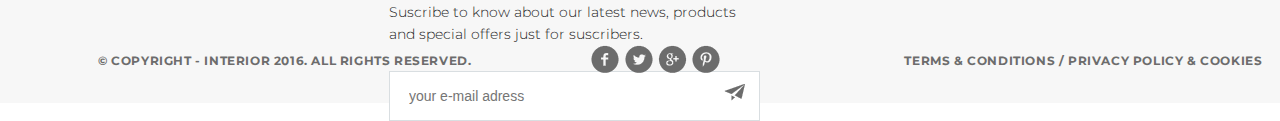
<file: products.html>
<!DOCTYPE html>
<html lang="en">

<head>
    <meta charset="UTF-8">
    <title>Interior_Products</title>
    <link rel="stylesheet" href="style.css">
    <link href="https://fonts.googleapis.com/css?family=Montserrat:100,300,400,700&display=swap" rel="stylesheet">
</head>

<body>
    <div class="container">
        <div class="header_choice padding_site">
            <div class="header clearfix">
                <a href="index.html"><img src="img/logo.svg" alt="logo"></a>
                <ul class="menu clearfix">
                    <li class="menu_list"><a href="index.html" class="menu_link">HOME</a></li>
                    <li class="menu_list"><a href="" class="menu_link menu_link_active">PRODUCTS</a></li>
                    <li class="menu_list"><a href="" class="menu_link">HISTORY</a></li>
                    <li class="menu_list"><a href="" class="menu_link">SHOWROOM</a></li>
                    <li class="menu_list"><a href="contact.html" class="menu_link">CONTACT</a></li>
                    <li class="menu_list"><a href="" class="menu_link"><img src="img/search.svg" alt="sesrch"></a></li>
                </ul>
            </div>
            <div class="header_h1">Our Products Range</div>
        </div>
        <div class="choose_prod padding_site">
            <div class="choose_menu clearfix">
                <ul class="menu_purpose">
                    <li class="m_purp_list"><a href="" class="m_purp_link m_purp_link_active">All</a></li>
                    <li class="m_purp_list"><a href="" class="m_purp_link">HOME</a></li>
                    <li class="m_purp_list"><a href="" class="m_purp_link">OFFICE</a></li>
                    <li class="m_purp_list1"><a href="" class="m_purp_link">FURNITURE</a></li>
                    <li class="m_purp_list1"><a href="" class="m_purp_link">MODERN</a></li>
                    <li class="m_purp_list1"><a href="" class="m_purp_link">CLASSIC</a></li>
                </ul>
            </div>
            <div class="choose_img">
                <ul class="trend_img clearfix">
                    <li class="trend_list"><a href=""><img src="img/product-11.jpg" alt="lamp" class="trend_link"></a></li>
                    <li class="trend_list"><a href=""><img src="img/product-21.jpg" alt="chair" class="trend_link"></a></li>
                    <li class="trend_list1"><a href=""><img src="img/product-31.jpg" alt="lamp" class="trend_link"></a></li>
                    <li class="trend_list"><a href=""><img src="img/product-41.jpg" alt="lamp" class="trend_link"></a></li>
                    <li class="trend_list"><a href=""><img src="img/product-5.jpg" alt="bowl" class="trend_link"></a></li>
                    <li class="trend_list1"><a href=""><img src="img/product-6.jpg" alt="vase" class="trend_link"></a></li>
                    <li class="trend_list"><a href=""><img src="img/product-11.jpg" alt="lamp" class="trend_link"></a></li>
                    <li class="trend_list"><a href=""><img src="img/product-21.jpg" alt="chair" class="trend_link"></a></li>
                    <li class="trend_list1"><a href=""><img src="img/product-31.jpg" alt="lamp" class="trend_link"></a></li>
                    <li class="trend_list"><a href=""><img src="img/product-41.jpg" alt="lamp" class="trend_link"></a></li>
                    <li class="trend_list"><a href=""><img src="img/product-5.jpg" alt="bowl" class="trend_link"></a></li>
                    <li class="trend_list1"><a href=""><img src="img/product-6.jpg" alt="vase" class="trend_link"></a></li>
                </ul>
            </div>
            <div class="upload">
                <img src="img/upload.png" alt="upload">
            </div>
        </div>
        <div class="promo_big2 clearfix">
            <ul class="promo_b_img">
                <li class="promo_b_list"><img src="img/promo-img1.jpg" alt="promo-img1"></li>
                <li class="promo_b_list"><img src="img/promo-img2.jpg" alt="promo-img2"></li>
            </ul>
            <div class="promo_b_text">
                <p class="promo_b_ex">exclusive</p>
                <h2 class="promo_b_name">Fishnet Chair</h2>
                <p class="promo_b_content">Seat and back with upholstery made of cold cure foam. Steel frame, available in matt</p>
                <a href="" class="promo_b_but">Order Us <img src="img/arrow.svg" alt="arrow"></a>
            </div>
            <div class="promo_b_text1">
                <p class="promo_b_ex">exclusive</p>
                <h2 class="promo_b_name">Fishnet Chair</h2>
                <p class="promo_b_content">Seat and back with upholstery made of cold cure foam. Steel frame, available in matt</p>
                <a href="" class="promo_b_but">Order Us <img src="img/arrow.svg" alt="arrow"></a>
            </div>
        </div>




        <div class="clr"></div>
    </div>
    <div class="footer padding_site">
        <ul class="contacts">
            <li class="cont_block">
                <ul>
                    <li class="cont_head">Contact Us</li>
                    <li class="adress">132A Bridge Road Richmond VIC<br>Australia.<br></li>
                    <li class="adress">Talk to us on 1300 132 info@interior.com</li>
                </ul>
            </li>
            <li class="cont_block1">
                <ul>
                    <li class="cont_head"><p>Useful Information</p>
                         <ul class="cont_div">
                            <li class="cont_list"><a href="" class="cont_link">Sales terms</a></li>
                            <li class="cont_list"><a href="" class="cont_link">Customer care</a></li>
                            <li class="cont_list"><a href="" class="cont_link">Delivery</a></li>
                        </ul>
                        <ul class="cont_div">
                            <li class="cont_list"><a href="" class="cont_link">Architect accounts</a></li>
                            <li class="cont_list"><a href="" class="cont_link">Careers</a></li>
                            <li class="cont_list"><a href="" class="cont_link">Exchanges &amp; returns</a></li>
                        </ul> 
                    </li>                    
                </ul>
            </li>
            <li class="cont_block1">
                <ul>
                    <li class="cont_head">Let’s Stay in Touch!</li>
                    <li class="adress1">Suscribe to know about our latest news, products and special offers just for suscribers.</li>
                    <li class="email"><input type="email" placeholder="your e-mail adress"><a href="" class="submit"><img src="img/submit.png" alt="submit"></a></li>
                </ul>
            </li>
        </ul>
        <ul class="bottom">
            <li class="basement base_pad">&copy; Copyright - INTERIOR 2016. All Rights Reserved.</li>
            <li class="basement"><a href=""><img src="img/social-links.png" alt="social links"></a></li>
            <li class="basement1 base_pad"><a href="" class="terms">Terms &amp; Conditions</a> / <a href="" class="terms">Privacy policy &amp; Cookies</a></li>
        </ul>


    </div>
</body>

</html>
</file>
<file: style.css>
* {
    margin: 0;
    padding: 0;
}

html,
body {
    height: 100%;
}

.container {
    max-width: 1366px;
    min-width: 600px;
    margin: 0 auto;
    min-height: 100%;
}

body {
    font-family: Montserrat;
}

.clearfix:after {
    content: "";
    display: table;
    clear: both;
}

.padding_site {
    padding-left: 98px;
    padding-right: 98px;
}


/*------Footer--------*/
.clr {
    height: 384px;
}

.footer {
    max-width: 1170px;
    margin: -384px auto;
    height: 384px;
    background-color: #f7f7f7;
    position: relative;
}

.contacts {
    margin-top: 120px;
    float: left;
    list-style-type: none;
    position: absolute;
}

.cont_block {
    margin-right: 66px;
    float: left;
}

.cont_block1 {
    margin-right: 26px;
    float: left;
}

.cont_head {
    padding-bottom: 20px;
    color: #6c6c6c;
    font-size: 18px;
    font-weight: 700;
    line-height: 22px;
    letter-spacing: 1.8px;
    text-transform: uppercase;
    list-style-type: none;
}

.cont_div {
    padding-top: 20px;
    float: left;
    padding-right: 73px;
}

.cont_list {
    color: #212121;
    font-size: 14px;
    font-weight: 700;
    line-height: 26px;
    list-style-type: none;
    letter-spacing: 0.7px;
    text-transform: uppercase;

}

.cont_link {
    text-decoration: none;
    color: #212121;
}

.adress1 {
    width: 372px;
    color: #212121;
    font-size: 14px;
    font-weight: 300;
    text-transform: none;
    letter-spacing: 0px;
    list-style-type: none;
    line-height: 22px;
}

.adress {
    width: 225px;
    color: #212121;
    font-size: 14px;
    font-weight: 300;
    text-transform: none;
    letter-spacing: 0px;
    list-style-type: none;
    line-height: 22px;
}

.email {
    margin-top: 26px;
    list-style-type: none;
}

input[type=email] {
    width: 350px;
    height: 48px;
    border: 1px solid #d9dee1;
    background-color: #ffffff;

}

input[placeholder="your e-mail adress"] {
    color: #6c6c6c;
    font-size: 14px;
    font-weight: 300;
    line-height: 22px;
    padding-left: 19px;
}

.submit {
    margin-left: -36px;
    width: 21px;
    height: 17px;
    border: none;
}

.bottom {
    margin-top: 326px;
    float: left;
    text-align: center;
    position: absolute;
}

.basement {
    color: #6c6c6c;
    font-size: 12px;
    font-weight: 700;
    text-transform: uppercase;
    /* Text style for "©,  Copyri" */
    letter-spacing: 0.6px;
    float: left;
    list-style-type: none;
    margin-right: 120px;
}

.basement1 {
    padding-left: 64px;
    color: #6c6c6c;
    font-size: 12px;
    font-weight: 700;
    text-transform: uppercase;
    /* Text style for "©,  Copyri" */
    letter-spacing: 0.6px;
    float: right;
    list-style-type: none;
}

.base_pad {
    padding-top: 8px;

}

.terms {
    text-decoration: none;
    color: #6c6c6c;
}

/*------Home Page (index)--------*/

.slider {
    height: 800px;
    background-image: url(img/slider-img.jpg);
    position: relative;
}

.header {
    padding-top: 63px;
}

.menu {
    float: right;
}

.menu_list {
    list-style-type: none;
    float: left;
}

.menu_link {
    /* Style for "PRODUCTS" */
    color: #8c8c8c;
    font-size: 14px;
    font-weight: 300;
    text-transform: uppercase;
    text-decoration: none;
    padding: 10px 13px;
}

.menu_link:hover {
    color: #212121;
}

.menu_link_active {
    /* Text style for "HOME" */
    color: #212121;
    font-weight: 700;
    letter-spacing: 1.4px;
    border-bottom: 3px solid #212121;
}

.slider_text {
    margin-top: 283px;
}

.slider_trending {
    /* Style for "TRENDING" */
    color: #43a047;
    font-size: 18px;
    font-weight: 700;
    /*line-height: 48px;*/
    text-transform: uppercase;
    letter-spacing: 1.8px;
}

.slider_h2 {
    /* Style for "Fishnet Ch" */
    color: #212121;
    font-size: 62px;
    font-weight: 100;
    line-height: 72px;
    text-transform: uppercase;
}

.slider_content {
    /* Style for "Seat and b" */
    width: 458px;
    color: #6c6c6c;
    font-size: 14px;
    font-weight: 300;
    line-height: 24px;
    margin-top: 20px;
    margin-bottom: 20px;
}

.button {
    width: 212px;
    height: 45px;
    -webkit-box-shadow: 0 2px 5px 1px rgba(33, 33, 33, 0.35);
    box-shadow: 0 2px 5px 1px rgba(33, 33, 33, 0.35);
    border-radius: 23px;
    background-color: #ffffff;
    text-align: center;
    display: inline-block;

    color: #212121;
    font-size: 18px;
    font-weight: 700;
    line-height: 45px;
    text-transform: uppercase;
    letter-spacing: 3.6px;
    text-decoration: none;
}

.button:hover {
    -webkit-box-shadow: none;
    box-shadow: none;
}

.pagination {
    position: absolute;
    width: 1170px;
    bottom: 19px;
    text-align: center;
}

.circle {
    width: 30px;
    height: 30px;
    display: inline-block;
    background-color: #c7c7c7;
    border-radius: 50%;
    margin: 5px;
}

.circle:hover {
    background-color: #212121;
}

.circle_active {
    width: 40px;
    height: 40px;
    border-radius: 20px;
    background-color: #212121;
    margin-bottom: 0px;
}

.tab_control {
    float: left;
    border-bottom: 1px solid #212121;
    margin-top: 120px;
}

.tab_c_list {
    list-style-type: none;
    float: left;
}

/* Style for "New" */
.tab_c_link {
    color: #6c6c6c;
    font-size: 36px;
    line-height: 50px;
    font-weight: 700;
    text-decoration: none;
    padding: 0px 20px 0px 9px;
}

.tab_c_link_active:hover {

    color: #212121;
    padding: 0px 20px 0px 9px;
    border-bottom: 3px solid #212121;
}

.explore_all {
    float: right;
    margin-top: 140px;
}

.explore_list {
    list-style-type: none;
    float: left;
}

.explore_link {
    color: #212121;
    font-size: 18px;
    font-weight: 700;
    text-transform: uppercase;
    letter-spacing: 3.6px;
    text-decoration: none;
    padding-right: 12px;
}

.explore_link:hover {
    border-bottom: 1px solid #212121;

}

.promo {
    margin-top: 50px;
}

.promo_img {
    float: left;
    position: relative;
}

.promo_list {
    width: 270px;
    height: 270px;
    list-style-type: none;
    float: left;
    padding-right: 30px;

}

.promo_list1 {
    width: 270px;
    height: 270px;
    list-style-type: none;
    float: right;
}

.promo_link:hover {
    outline: 1px solid #6c6c6c;
}

.blur {
    float: left;
    margin-left: -1170px;
    position: absolute;
}

.hov_name {
    /* Style for "Fishnet Ch" */
    color: #212121;
    font-size: 22px;
    font-weight: 700;
    text-align: center;
    margin-left: 63px;
    margin-top: 129px;
    position: absolute;
}

.hov_details {
    /* Style for "Seat and b" */
    color: #6c6c6c;
    width: 216px;
    height: 33px;
    font-size: 14px;
    font-weight: 300;
    line-height: 21.91px;
    text-align: center;
    display: block;
    margin-top: 169px;
    margin-left: 30px;
    position: absolute;
}

.hov_button {
    width: 48px;
    height: 48px;
    -webkit-box-shadow: 0 2px 5px 1px rgba(33, 33, 33, 0.35);
    box-shadow: 0 2px 5px 1px rgba(33, 33, 33, 0.35);
    border-radius: 24px;
    background-color: #ffffff;
    text-align: center;
    display: block;
    margin-top: 62px;
    margin-left: 111px;
    float: inherit;
    position: absolute;
}

.arr {
    padding: 19px;
}

.hov_button:hover {
    -webkit-box-shadow: none;
    box-shadow: none;
}

.promo_big {
    margin-top: 120px;
}

.promo_b_img {
    float: left;
    position: relative;
}

.promo_b_list {
    width: 683px;
    height: 683px;
    list-style-type: none;
    float: left;
}

.promo_b_text {
    margin-top: 228px;
    margin-left: 50px;
    position: absolute;
}

.promo_b_text1 {
    margin-top: 228px;
    margin-left: 730px;
    position: absolute;
}

.promo_b_ex {
    color: #1e88e5;
    font-size: 18px;
    font-weight: 700;
    line-height: 48px;
    text-transform: uppercase;
    letter-spacing: 1.8px;
}

.promo_b_name {
    color: #212121;
    font-size: 36px;
    font-weight: 700;
}

.promo_b_content {
    /* Style for "Seat and b" */
    width: 374px;

    color: #6c6c6c;
    font-size: 14px;
    font-weight: 300;
    line-height: 24.04px;
}

.promo_b_but {
    width: 212px;
    height: 45px;
    -webkit-box-shadow: 0 2px 5px 1px rgba(33, 33, 33, 0.35);
    box-shadow: 0 2px 5px 1px rgba(33, 33, 33, 0.35);
    border-radius: 23px;
    background-color: #ffffff;
    text-align: center;
    display: inline-block;
    margin-top: 34px;
    color: #212121;
    font-size: 18px;
    font-weight: 700;
    line-height: 45px;
    text-transform: uppercase;
    letter-spacing: 3.6px;
    text-decoration: none;
}

.promo_b_but:hover {
    -webkit-box-shadow: none;
    box-shadow: none;
}

.trending {
    margin-top: 120px;
}

.trend_prod {
    color: #212121;
    font-size: 36px;
    font-weight: 700;
}

.explore_trend {
    float: right;
    margin-top: -27px;
}

.trend_img {
    margin-top: 64px;
}

.trend_list {
    width: 370px;
    height: 370px;
    list-style-type: none;
    float: left;
    margin-right: 30px;
    margin-bottom: 30px;
}

.trend_list1 {
    width: 370px;
    height: 370px;
    list-style-type: none;
    float: right;
    margin-bottom: 30px;
}

.trend_link:hover {
    outline: 1px solid #6c6c6c;
}

.slider_hot_deal {
    margin-top: 90px;
    height: 800px;
    background-image: url(img/slider.jpg);
    position: relative;
}

.hot_deal_text {
    margin-top: 287px;
    position: absolute;
}

.hot_deal {
    /* Style for "TRENDING" */
    color: #e53935;
    font-size: 18px;
    font-weight: 700;
    /*line-height: 48px;*/
    text-transform: uppercase;
    letter-spacing: 1.8px;
}

.hot_deal_h2 {
    /* Style for "Fishnet Ch" */
    color: #212121;
    font-size: 62px;
    font-weight: 100;
    line-height: 72px;
    text-transform: uppercase;
}

.hot_deal_content {
    /* Style for "Seat and b" */
    width: 458px;
    color: #6c6c6c;
    font-size: 14px;
    font-weight: 300;
    line-height: 24px;
    margin-top: 20px;
    margin-bottom: 20px;
}

.hot_deal_but {
    width: 212px;
    height: 45px;
    -webkit-box-shadow: 0 2px 5px 1px rgba(33, 33, 33, 0.35);
    box-shadow: 0 2px 5px 1px rgba(33, 33, 33, 0.35);
    border-radius: 23px;
    background-color: #ffffff;
    text-align: center;
    display: inline-block;

    color: #212121;
    font-size: 18px;
    font-weight: 700;
    line-height: 45px;
    text-transform: uppercase;
    letter-spacing: 3.6px;
    text-decoration: none;
}

.hot_deal_but:hover {
    -webkit-box-shadow: none;
    box-shadow: none;
}

.exclusive {
    margin-top: 120px;
}

.exclusive_img {
    float: left;
    position: relative;
}

.exclusive_list1 {
    width: 570px;
    height: 570px;
    list-style-type: none;
    float: left;
    margin-right: 30px;
}

.exclusive_list {
    width: 270px;
    height: 270px;
    list-style-type: none;
    float: left;
    margin: 0px 30px 30px 0px;
    /*margin-right: 30px;
      margin-bottom: 30px;*/
}

.exclusive_list2 {
    width: 270px;
    height: 270px;
    list-style-type: none;
    float: right;
    margin: 0px 0px 30px 0px;
    /*margin-bottom: 30px;*/
}

.exclusive_text {
    margin-top: 186px;
    margin-left: 30px;
    position: absolute;
}

.exclusive_prod {
    color: #1e88e5;
    font-size: 18px;
    font-weight: 700;
    line-height: 48px;
    text-transform: uppercase;
    letter-spacing: 1.8px;
}

.exclusive_h2 {
    color: #212121;
    font-size: 36px;
    font-weight: 700;
}

.exclusive_content {
    /* Style for "Seat and b" */
    width: 374px;
    color: #6c6c6c;
    font-size: 14px;
    font-weight: 300;
    line-height: 24.04px;
}

.exclusive_but {
    width: 212px;
    height: 45px;
    -webkit-box-shadow: 0 2px 5px 1px rgba(33, 33, 33, 0.35);
    box-shadow: 0 2px 5px 1px rgba(33, 33, 33, 0.35);
    border-radius: 23px;
    background-color: #ffffff;
    text-align: center;
    display: inline-block;
    margin-top: 34px;
    color: #212121;
    font-size: 18px;
    font-weight: 700;
    line-height: 45px;
    text-transform: uppercase;
    letter-spacing: 3.6px;
    text-decoration: none;
}

.exclusive_but:hover {
    -webkit-box-shadow: none;
    box-shadow: none;
}

.exclusive_link:hover {
    outline: 1px solid #6c6c6c;
}

.follow {
    margin-top: 90px;
    height: 516px;
    background-image: url(img/back-img.jpg);
    position: relative;
}

.follow_text {
    margin-top: 125px;
    position: absolute;
}

.follow_app {
    color: #6c6c6c;
    font-size: 18px;
    font-weight: 700;
    /*line-height: 48px;*/
    text-transform: uppercase;
    letter-spacing: 1.8px;
}

.follow_h2 {
    width: 472px;
    height: 116px;
    color: #212121;
    font-size: 62px;
    font-weight: 100;
    line-height: 72px;
    text-transform: uppercase;
    margin-bottom: 36px;
}

.follow_content {
    /* Style for "Seat and b" */
    width: 458px;
    color: #6c6c6c;
    font-size: 22px;
    font-weight: 300;
    line-height: 24px;
    margin-bottom: 33px;
}

.follow_but {
    float: left;
    position: absolute
}

.follow_img {
    float: left;
    list-style-type: none;
    margin-right: 10px;
}

/*------Products Page--------*/
.header_choice {
    height: 360px;
    background-color: #f7f7f7;
    position: relative;
}

.header_h1 {
    /* Style for "Our Produc" */
    color: #212121;
    font-size: 62px;
    font-weight: 200;
    margin-top: 150px;
}

.menu_purpose {
    margin-top: 70px;
    float: left;
}

.m_purp_list {
    float: left;
    list-style-type: none;
    display: block;
    color: #6c6c6c;
    font-size: 18px;
    font-weight: 700;
    text-transform: uppercase;
    letter-spacing: 1.8px;
    padding: 10px 0px 13px 0px;
    border-bottom: 1px solid #212121;
}

.m_purp_list1 {
    float: left;
    list-style-type: none;
    display: block;
    color: #6c6c6c;
    font-size: 18px;
    font-weight: 700;
    text-transform: uppercase;
    letter-spacing: 1.8px;
    padding: 10px 0px 13px 0px;
}

.m_purp_link {
    /* Style for "PRODUCTS" */
    color: #8c8c8c;
    font-size: 18px;
    font-weight: 700;
    text-transform: uppercase;
    text-decoration: none;
    padding: 10px 13px;
}

.m_purp_link:hover {
    color: #212121;
}

.m_purp_link_active {
    color: #212121;
    font-weight: 700;
    letter-spacing: 1.4px;
    border-bottom: 3px solid #212121;
}

.upload {
    margin: 40px 565px;
}

.promo_big2 {
    margin-top: 140px;
}

/*-------Contact------*/

.office {
    margin-top: 70px;
}

.office_block {
    float: left;
}

.office_list {
    width: 370px;
    height: 370px;
    list-style-type: none;
    /*background-image: url(img/back370.svg);*/
    float: left;
    margin-right: 30px;
    margin-bottom: 122px;

}

.office_list1 {
    width: 370px;
    height: 370px;
    list-style-type: none;
    /*background-image: url(img/back370.svg);*/
    float: right;
    margin-bottom: 122px;

}

.office_link:hover {
    outline: 1px solid #6c6c6c;
}

.office_txt {
    display: -webkit-box;
    display: -ms-flexbox;
    display: flex;
    flex-direction: row-reverse;
    justify-content: flex-start;
}

.office_txt_lst {
    margin-top: 40px;
    margin-left: 30px;
    list-style-type: none;
    text-align: center;
}

.loc_details {
    color: #6c6c6c;
    width: 370px;
}

/*------Product_details-------*/

.choose_menu_det {
    margin-top: 30px;
    width: 1366px;
    height: 70px;
    background-color: #f4f4f4;

}

.menu_details {
    margin-top: 13px;
    padding-left: 360px;
    float: left;
    text-align: center;
}

.m_det_list {
    float: left;
    list-style-type: none;
    display: block;
    color: #6c6c6c;
    font-size: 18px;
    font-weight: 700;
    text-transform: uppercase;
    letter-spacing: 1.8px;
    padding: 10px 0px 13px 0px;
}

.m_det_link {
    /* Style for "PRODUCTS" */
    color: #8c8c8c;
    font-size: 18px;
    font-weight: 700;
    text-transform: uppercase;
    text-decoration: none;
    padding: 10px 13px;
}

.m_det_link:hover {
    color: #212121;
}

.m_det_link_active {
    color: #212121;
    font-weight: 700;
    letter-spacing: 1.4px;
}

.details {
    padding-top: 72px;
}

.details_img {
    padding-left: 98px;
    float: left;
    padding-right: 61px;
}

.choose_color {
    float: left;
    padding-left: 150px;
    width: 420px;
    height: 75px;
}

.choose_color_list {
    float: left;
    margin-left: 2px;
    list-style-type: none;
}

.choose_color_link:hover {
    outline: 1px solid #6c6c6c;
}

.details_text {
    padding-top: 48px;
    width: 500px;
    float: right;
    padding-right: 132px;
}

.det_name {
    text-align: center;
    color: #212121;
    font-size: 36px;
    font-weight: 700;
}

.det_deal {

    color: #e53935;
    font-size: 18px;
    font-weight: 700;
    line-height: 48.02px;
    text-align: center;
    text-transform: uppercase;
    letter-spacing: 1.8px;
}

.price {
    margin-top: 25px;
    color: #212121;
    font-size: 72px;
    font-weight: 300;
    line-height: 48.02px;
    text-align: center;
    /* Text style for "" 
    font-size: 48px;
    /* Text style for "36.7" */
    /* font-size: 72px;
    text-transform: uppercase;*/
}

.price_cur {
    margin-top: 20px;
    color: #212121;
    font-size: 48px;
    font-weight: 300;

}

.det_content {
    margin-top: 49px;
    width: 502px;
    height: 245px;
    color: #212121;
    font-size: 16px;
    font-weight: 300;
    line-height: 20.01px;
    /* Text style for "The majest" */
    letter-spacing: 0.4px;
}

.det_but {
    margin-top: 50px;
    width: 510px;
    height: 70px;
    border-radius: 35px;
    background-color: #f44336;
    -webkit-box-shadow: 0 2px 5px 1px rgba(33, 33, 33, 0.35);
    box-shadow: 0 2px 5px 1px rgba(33, 33, 33, 0.35);
    text-align: center;
    display: inline-block;
    /* Text style for "Order Us" */
    color: #fff;
    font-size: 22px;
    font-weight: 700;
    line-height: 24.01px;
    text-transform: uppercase;
    letter-spacing: 4.4px;
    text-decoration: none;
}

.but_ord {
    padding-top: 17px;
}

.det_but:hover {
    -webkit-box-shadow: none;
    box-shadow: none;
}

.tr_space {
    height: 125px;
}
</file>
